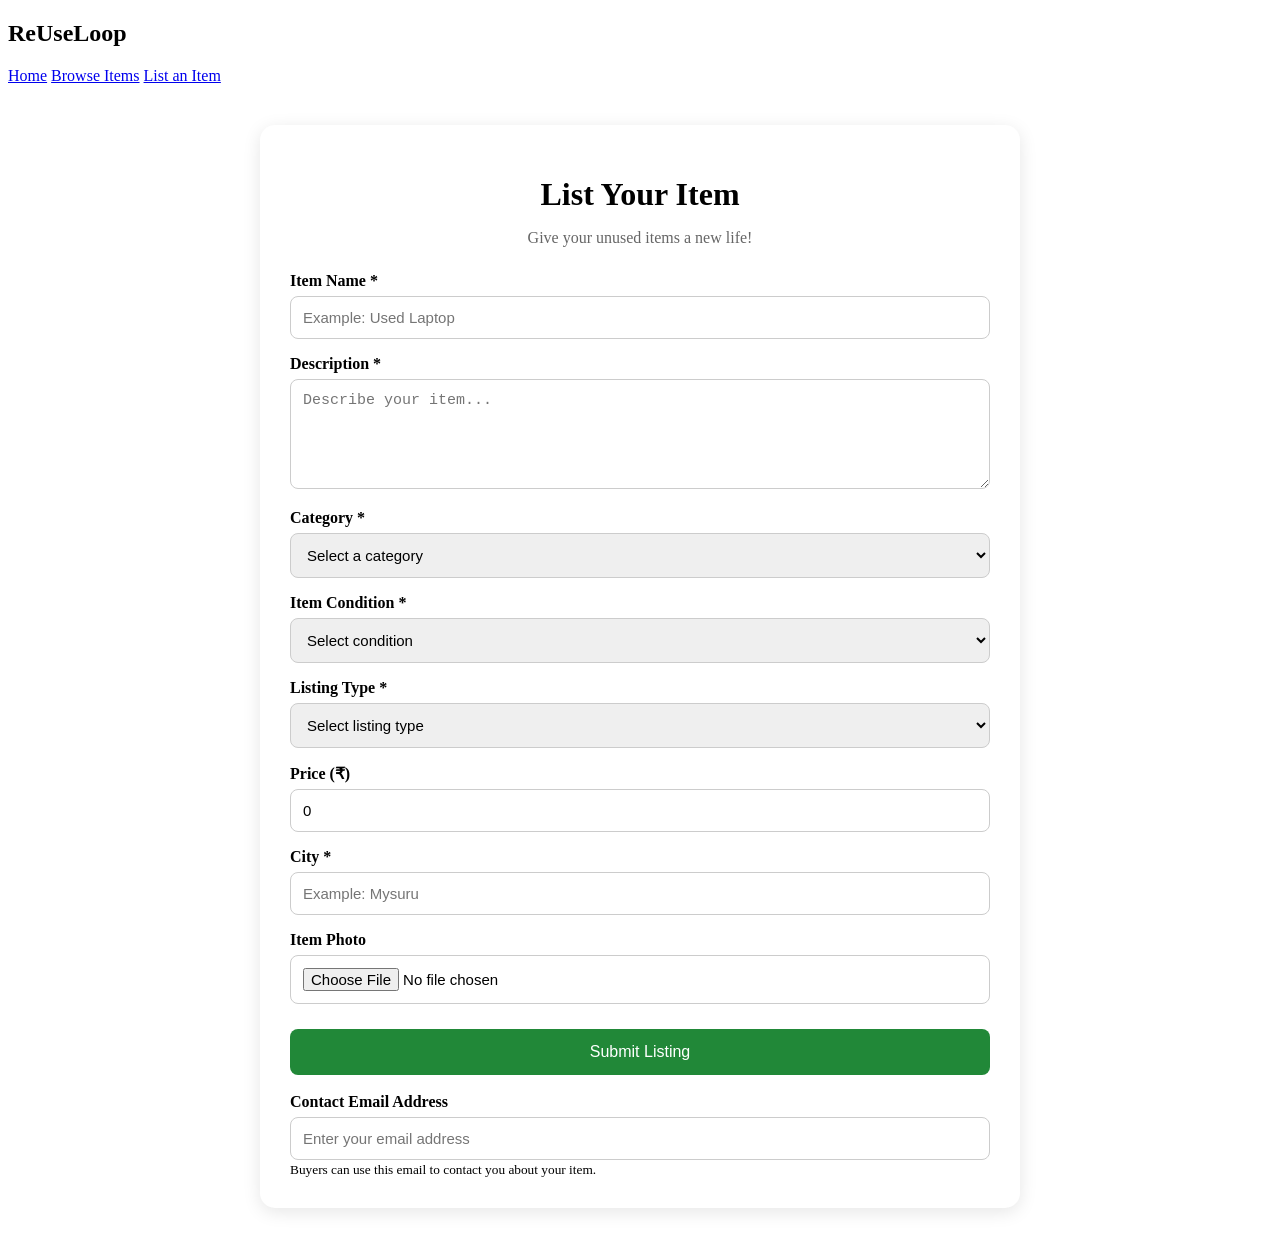
<file: frontend/add-item.html>
<!DOCTYPE html>
<html lang="en">
<head>
    <meta charset="UTF-8">
    <meta name="viewport" content="width=device-width, initial-scale=1.0">

    <title>List an Item | ReUseLoop</title>

    <link rel="stylesheet" href="css/style.css">

    <style>
        .listing-container {
            max-width: 700px;
            margin: 40px auto;
            padding: 30px;
            background: white;
            border-radius: 15px;
            box-shadow: 0 4px 18px rgba(0, 0, 0, 0.1);
        }

        .listing-container h1 {
            text-align: center;
            margin-bottom: 10px;
        }

        .listing-container .subtitle {
            text-align: center;
            color: #666;
            margin-bottom: 25px;
        }

        .listing-form label {
            display: block;
            margin-top: 16px;
            margin-bottom: 6px;
            font-weight: 600;
        }

        .listing-form input,
        .listing-form textarea,
        .listing-form select {
            width: 100%;
            padding: 12px;
            border: 1px solid #ccc;
            border-radius: 8px;
            box-sizing: border-box;
            font-size: 15px;
        }

        .listing-form textarea {
            min-height: 110px;
            resize: vertical;
        }

        .listing-form button {
            width: 100%;
            margin-top: 25px;
            padding: 14px;
            background: #218838;
            color: white;
            border: none;
            border-radius: 8px;
            font-size: 16px;
            cursor: pointer;
        }

        .listing-form button:hover {
            background: #17692b;
        }

        #photo-preview {
            display: none;
            width: 100%;
            max-height: 250px;
            object-fit: contain;
            margin-top: 12px;
            border-radius: 8px;
            background: #f5f5f5;
        }

        #form-message {
            margin-top: 18px;
            text-align: center;
            overflow-wrap: anywhere;
        }
    </style>
</head>

<body>

    <header>
        <h2>ReUseLoop</h2>

        <nav>
            <a href="index.html">Home</a>
            <a href="pages/browse.html">Browse Items</a>
            <a href="add-item.html">List an Item</a>
        </nav>
    </header>

    <main class="listing-container">

        <h1>List Your Item</h1>

        <p class="subtitle">
            Give your unused items a new life!
        </p>

        <form id="add-item-form" class="listing-form">

            <label for="title">Item Name *</label>
            <input
                type="text"
                id="title"
                name="title"
                placeholder="Example: Used Laptop"
                required
            >

            <label for="description">Description *</label>
            <textarea
                id="description"
                name="description"
                placeholder="Describe your item..."
                required
            ></textarea>

            <label for="category_id">Category *</label>
            <select id="category_id" name="category_id" required>
                <option value="">Select a category</option>
                <option value="1">Electronics</option>
                <option value="2">Books</option>
                <option value="3">Clothing</option>
                <option value="4">Furniture</option>
                <option value="5">Home Appliances</option>
                <option value="6">Sports</option>
                <option value="7">Other</option>
            </select>

            <label for="item_condition">Item Condition *</label>
            <select id="item_condition" name="item_condition" required>
                <option value="">Select condition</option>
                <option value="New">New</option>
                <option value="Like New">Like New</option>
                <option value="Good">Good</option>
                <option value="Fair">Fair</option>
            </select>

            <label for="listing_type">Listing Type *</label>
            <select id="listing_type" name="listing_type" required>
                <option value="">Select listing type</option>
                <option value="Sale">For Sale</option>
                <option value="Exchange">Exchange</option>
                <option value="Donation">Donation</option>
            </select>

            <label for="price">Price (₹)</label>
            <input
                type="number"
                id="price"
                name="price"
                min="0"
                step="0.01"
                value="0"
            >

            <label for="city">City *</label>
            <input
                type="text"
                id="city"
                name="city"
                placeholder="Example: Mysuru"
                required
            >

            <label for="photo">Item Photo</label>
            <input
                type="file"
                id="photo"
                name="photo"
                accept="image/*"
            >

            <img id="photo-preview" alt="Selected item photo preview">

            <button type="submit" id="submit-item">
                Submit Listing
            </button>

            <p id="form-message" role="status"></p>

            <div class="form-group">
    <label for="contact_email">Contact Email Address</label>

    <input
        type="email"
        id="contact_email"
        name="contact_email"
        placeholder="Enter your email address"
        required
    >

    <small>
        Buyers can use this email to contact you about your item.
    </small>
</div>

        </form>
    </main>

    <script src="js/add-item.js"></script>

</body>
</html>
</file>
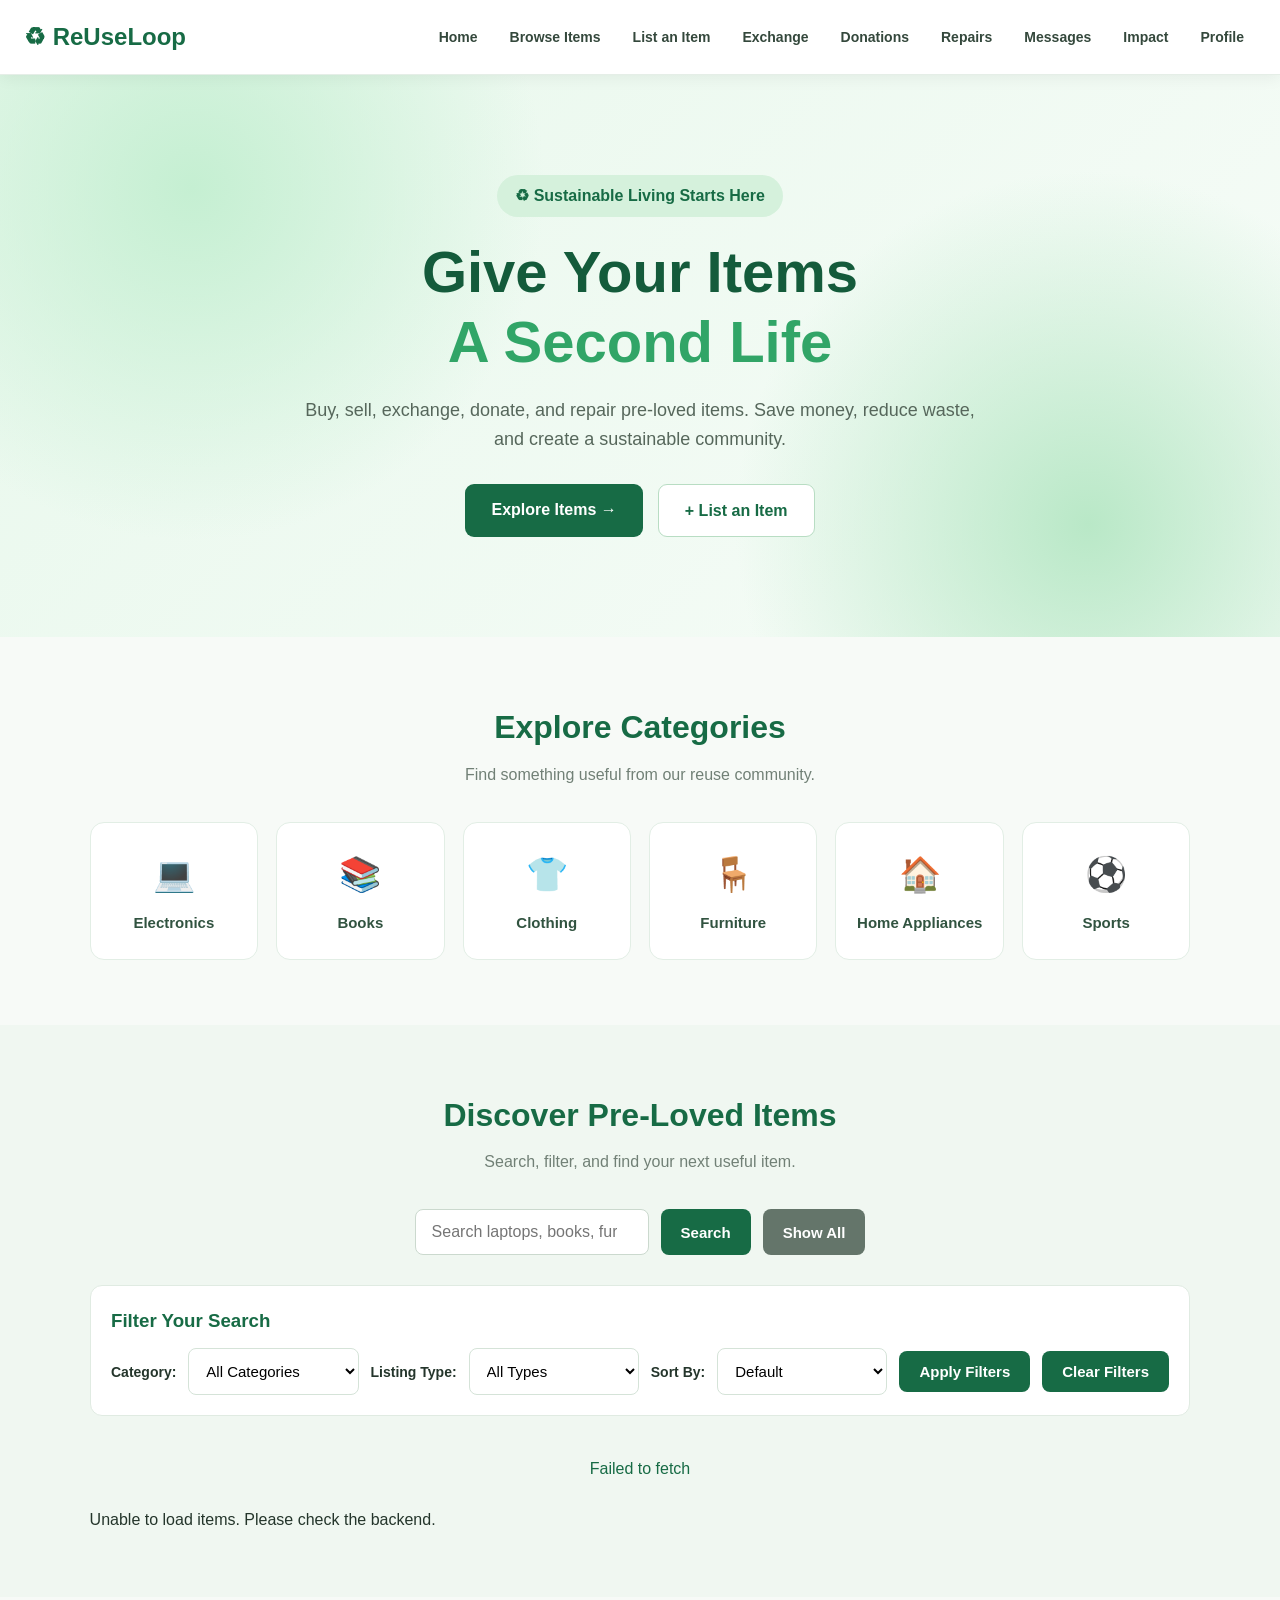
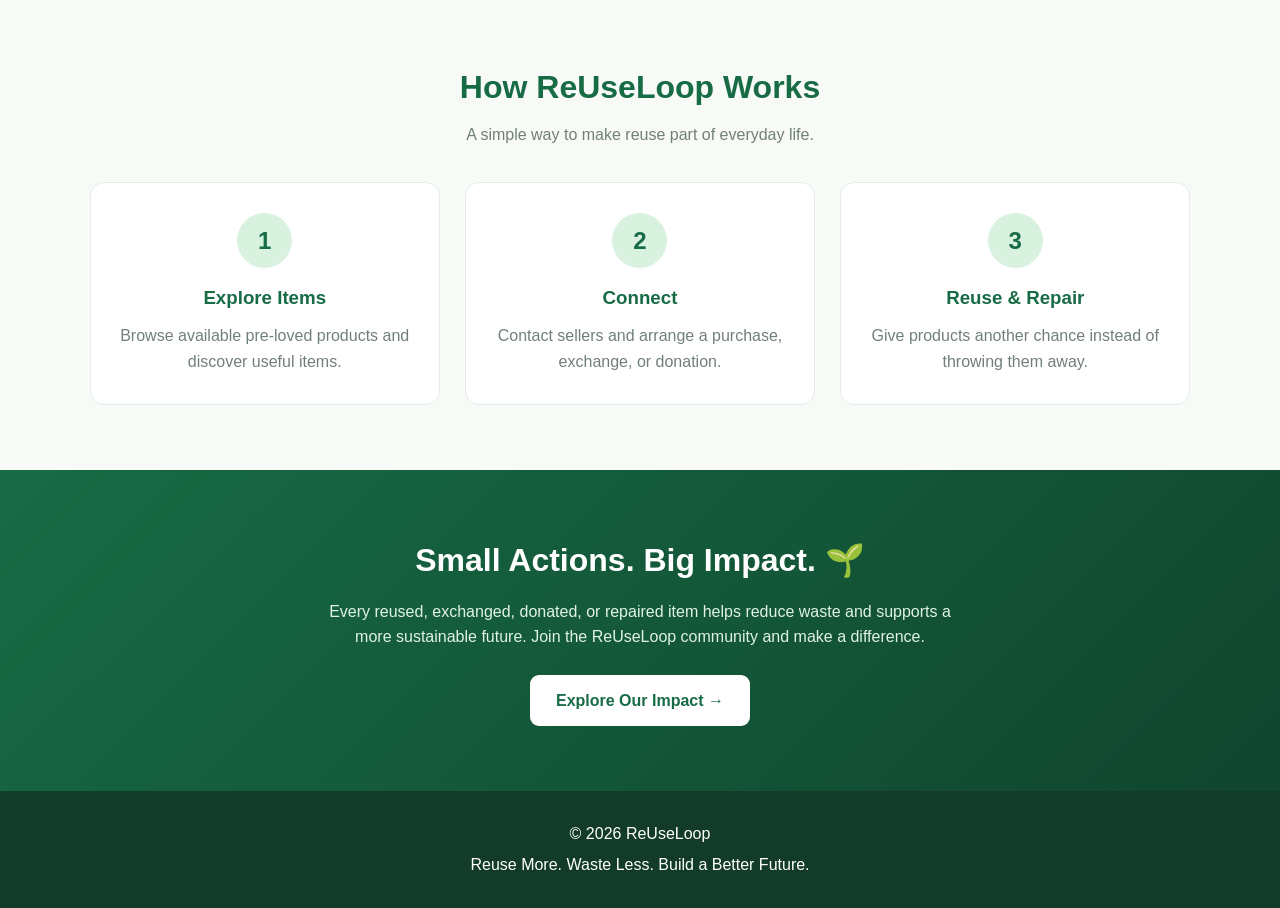
<file: frontend/index_backup.html>
<!DOCTYPE html>
<html lang="en">
<head>
    <meta charset="UTF-8">
    <meta name="viewport" content="width=device-width, initial-scale=1.0">

    <title>ReUseLoop | Give Items a Second Life</title>

    <link rel="stylesheet" href="css/style.css">

    <style>
        * {
            margin: 0;
            padding: 0;
            box-sizing: border-box;
        }

        html {
            scroll-behavior: smooth;
        }

        body {
            font-family: 'Segoe UI', Arial, sans-serif;
            background: #f7faf7;
            color: #24352b;
            line-height: 1.6;
        }

        /* NAVIGATION */
        #site-header {
            background: #ffffff;
            position: sticky;
            top: 0;
            z-index: 1000;
            box-shadow: 0 3px 15px rgba(0,0,0,0.06);
        }

        /* HERO */
        .hero {
            min-height: 510px;
            padding: 100px 8%;
            display: flex;
            align-items: center;
            justify-content: center;
            text-align: center;
            background:
                radial-gradient(circle at 15% 20%, #c5efd2 0, transparent 30%),
                radial-gradient(circle at 85% 80%, #b9e8c7 0, transparent 30%),
                linear-gradient(135deg, #e8f8ec, #f7fcf8);
            overflow: hidden;
        }

        .hero-content {
            max-width: 850px;
            animation: fadeUp 1s ease;
        }

        .hero-tag {
            display: inline-block;
            padding: 8px 18px;
            background: #d5f1dc;
            color: #176b45;
            border-radius: 30px;
            font-weight: 600;
            margin-bottom: 20px;
        }

        .hero h1 {
            font-size: clamp(36px, 5vw, 58px);
            line-height: 1.2;
            color: #145b3b;
            margin-bottom: 20px;
        }

        .hero h1 span {
            color: #31a567;
        }

        .hero p {
            font-size: 18px;
            color: #56675b;
            max-width: 680px;
            margin: 0 auto 30px;
        }

        .hero-buttons {
            display: flex;
            justify-content: center;
            flex-wrap: wrap;
            gap: 15px;
        }

        .btn {
            display: inline-block;
            padding: 13px 26px;
            border-radius: 9px;
            text-decoration: none;
            font-weight: 600;
            transition: 0.3s;
        }

        .btn-primary {
            background: #176b45;
            color: white;
        }

        .btn-primary:hover {
            background: #105333;
            transform: translateY(-3px);
        }

        .btn-secondary {
            background: white;
            color: #176b45;
            border: 1px solid #b8ddc3;
        }

        .btn-secondary:hover {
            background: #e5f6e9;
            transform: translateY(-3px);
        }

        @keyframes fadeUp {
            from {
                opacity: 0;
                transform: translateY(25px);
            }
            to {
                opacity: 1;
                transform: translateY(0);
            }
        }

        /* GENERAL SECTIONS */
        .section {
            padding: 65px 7%;
        }

        .section-heading {
            text-align: center;
            margin-bottom: 35px;
        }

        .section-heading h2 {
            font-size: 32px;
            color: #176b45;
            margin-bottom: 8px;
        }

        .section-heading p {
            color: #718076;
        }

        /* CATEGORIES */
        .categories {
            display: grid;
            grid-template-columns: repeat(auto-fit, minmax(135px, 1fr));
            gap: 18px;
        }

        .category-card {
            background: white;
            border: 1px solid #e2eee5;
            border-radius: 14px;
            padding: 24px 12px;
            text-align: center;
            text-decoration: none;
            color: #315340;
            transition: 0.3s;
        }

        .category-card:hover {
            transform: translateY(-7px);
            box-shadow: 0 8px 22px rgba(0,0,0,0.08);
            border-color: #8bcba0;
        }

        .category-icon {
            font-size: 34px;
            display: block;
            margin-bottom: 9px;
        }

        .category-card h3 {
            font-size: 15px;
        }

        /* LISTINGS */
        .listings {
            background: #f0f7f1;
        }

        .search-form {
            max-width: 1100px;
            margin: auto;
        }

        .search-row {
            display: flex;
            gap: 12px;
            margin-bottom: 20px;
        }

        .search-row input {
            flex: 1;
            min-width: 0;
        }

        input, select {
            padding: 13px;
            border: 1px solid #d5e3d8;
            border-radius: 8px;
            font-size: 15px;
            background: white;
        }

        button {
            padding: 12px 20px;
            border: none;
            border-radius: 8px;
            background: #176b45;
            color: white;
            cursor: pointer;
            font-weight: 600;
            transition: 0.2s;
        }

        button:hover {
            background: #105333;
        }

        .filter-section {
            background: white;
            padding: 20px;
            border-radius: 12px;
            border: 1px solid #e0ebe2;
            display: flex;
            align-items: center;
            flex-wrap: wrap;
            gap: 12px;
            margin-bottom: 25px;
        }

        .filter-section h3 {
            width: 100%;
            color: #176b45;
        }

        .filter-section label {
            font-weight: 600;
            font-size: 14px;
        }

        .filter-section select {
            flex: 1;
            min-width: 130px;
        }

        #search-message {
            text-align: center;
            margin: 15px 0;
            color: #176b45;
        }

        #items-container {
            display: grid;
            grid-template-columns: repeat(auto-fit, minmax(240px, 1fr));
            gap: 22px;
            margin-top: 25px;
        }

        .item-card {
            background: white;
            padding: 23px;
            border-radius: 13px;
            box-shadow: 0 4px 15px rgba(0,0,0,0.05);
            border: 1px solid #e1eae2;
            transition: 0.3s;
        }

        .item-card:hover {
            transform: translateY(-5px);
            box-shadow: 0 8px 22px rgba(0,0,0,0.10);
        }

        .item-card h3 {
            color: #176b45;
            margin-bottom: 12px;
        }

        .item-card p {
            margin: 7px 0;
            overflow-wrap: anywhere;
        }

        /* HOW IT WORKS */
        .steps {
            display: grid;
            grid-template-columns: repeat(auto-fit, minmax(220px, 1fr));
            gap: 25px;
        }

        .step-card {
            text-align: center;
            background: white;
            padding: 30px 20px;
            border-radius: 14px;
            border: 1px solid #e3eee5;
            transition: 0.3s;
        }

        .step-card:hover {
            transform: translateY(-5px);
        }

        .step-number {
            width: 55px;
            height: 55px;
            display: grid;
            place-items: center;
            margin: 0 auto 15px;
            background: #d9f2e0;
            color: #176b45;
            border-radius: 50%;
            font-size: 24px;
            font-weight: bold;
        }

        .step-card h3 {
            color: #176b45;
            margin-bottom: 10px;
        }

        .step-card p {
            color: #718076;
        }

        /* IMPACT */
        .impact {
            background: linear-gradient(135deg, #176b45, #10452e);
            color: white;
            text-align: center;
        }

        .impact h2 {
            font-size: 32px;
            margin-bottom: 12px;
        }

        .impact p {
            max-width: 650px;
            margin: 0 auto 25px;
            color: #e0f3e5;
        }

        .impact a {
            background: white;
            color: #176b45;
        }

        /* FOOTER */
        footer {
            background: #123b29;
            color: white;
            text-align: center;
            padding: 25px;
        }

        footer p {
            margin: 5px;
        }

        /* RESPONSIVE */
        @media (max-width: 650px) {
            .hero {
                padding: 70px 6%;
            }

            .section {
                padding: 45px 5%;
            }

            .search-row {
                flex-direction: column;
            }

            .filter-section {
                align-items: stretch;
            }

            .filter-section select,
            .filter-section button {
                width: 100%;
            }
        }
    </style>
</head>

<body>

    <header id="site-header"></header>

    <main>

        <!-- HERO SECTION -->
        <section class="hero" id="home">
            <div class="hero-content">

                <div class="hero-tag">
                    ♻ Sustainable Living Starts Here
                </div>

                <h1>
                    Give Your Items <br>
                    <span>A Second Life</span>
                </h1>

                <p>
                    Buy, sell, exchange, donate, and repair pre-loved items.
                    Save money, reduce waste, and create a sustainable community.
                </p>

                <div class="hero-buttons">
                    <a href="#listings" class="btn btn-primary">
                        Explore Items →
                    </a>

                    <a href="add-item.html" class="btn btn-secondary">
                        + List an Item
                    </a>
                </div>

            </div>
        </section>

        <!-- CATEGORIES -->
        <section class="section">

            <div class="section-heading">
                <h2>Explore Categories</h2>
                <p>Find something useful from our reuse community.</p>
            </div>

            <div class="categories">

                <a href="#listings" class="category-card">
                    <span class="category-icon">💻</span>
                    <h3>Electronics</h3>
                </a>

                <a href="#listings" class="category-card">
                    <span class="category-icon">📚</span>
                    <h3>Books</h3>
                </a>

                <a href="#listings" class="category-card">
                    <span class="category-icon">👕</span>
                    <h3>Clothing</h3>
                </a>

                <a href="#listings" class="category-card">
                    <span class="category-icon">🪑</span>
                    <h3>Furniture</h3>
                </a>

                <a href="#listings" class="category-card">
                    <span class="category-icon">🏠</span>
                    <h3>Home Appliances</h3>
                </a>

                <a href="#listings" class="category-card">
                    <span class="category-icon">⚽</span>
                    <h3>Sports</h3>
                </a>

            </div>
        </section>

        <!-- AVAILABLE ITEMS -->
        <section class="section listings" id="listings">

            <div class="section-heading">
                <h2>Discover Pre-Loved Items</h2>
                <p>Search, filter, and find your next useful item.</p>
            </div>

            <form id="search-form" class="search-form">

                <div class="search-row">

                    <input
                        type="search"
                        id="search-input"
                        placeholder="Search laptops, books, furniture..."
                        aria-label="Search items"
                    >

                    <button type="submit">Search</button>

                    <button type="button" id="reset-search">
                        Show All
                    </button>

                </div>

                <div class="filter-section">

                    <h3>Filter Your Search</h3>

                    <label for="category-filter">Category:</label>

                    <select id="category-filter">
                        <option value="">All Categories</option>
                        <option value="1">Electronics</option>
                        <option value="2">Books</option>
                        <option value="3">Clothing</option>
                        <option value="4">Furniture</option>
                        <option value="5">Home Appliances</option>
                        <option value="6">Sports</option>
                        <option value="7">Other</option>
                    </select>

                    <label for="type-filter">Listing Type:</label>

                    <select id="type-filter">
                        <option value="">All Types</option>
                        <option value="Sale">For Sale</option>
                        <option value="Exchange">Exchange</option>
                        <option value="Donation">Donation</option>
                    </select>

                    <label for="sort-filter">Sort By:</label>

                    <select id="sort-filter">
                        <option value="default">Default</option>
                        <option value="price-low">Price: Low to High</option>
                        <option value="price-high">Price: High to Low</option>
                        <option value="title">Name: A to Z</option>
                    </select>

                    <button type="button" id="apply-filters">
                        Apply Filters
                    </button>

                    <button type="button" id="clear-filters">
                        Clear Filters
                    </button>

                </div>

            </form>

            <div id="search-message" aria-live="polite"></div>

            <div id="items-container">
                Loading items...
            </div>

        </section>

        <!-- HOW IT WORKS -->
        <section class="section">

            <div class="section-heading">
                <h2>How ReUseLoop Works</h2>
                <p>A simple way to make reuse part of everyday life.</p>
            </div>

            <div class="steps">

                <div class="step-card">
                    <div class="step-number">1</div>
                    <h3>Explore Items</h3>
                    <p>Browse available pre-loved products and discover useful items.</p>
                </div>

                <div class="step-card">
                    <div class="step-number">2</div>
                    <h3>Connect</h3>
                    <p>Contact sellers and arrange a purchase, exchange, or donation.</p>
                </div>

                <div class="step-card">
                    <div class="step-number">3</div>
                    <h3>Reuse & Repair</h3>
                    <p>Give products another chance instead of throwing them away.</p>
                </div>

            </div>

        </section>

        <!-- SUSTAINABILITY IMPACT -->
        <section class="section impact">

            <h2>Small Actions. Big Impact. 🌱</h2>

            <p>
                Every reused, exchanged, donated, or repaired item helps
                reduce waste and supports a more sustainable future.
                Join the ReUseLoop community and make a difference.
            </p>

            <a href="pages/impact.html" class="btn">
                Explore Our Impact →
            </a>

        </section>

    </main>

    <footer>
        <p>© 2026 ReUseLoop</p>
        <p>Reuse More. Waste Less. Build a Better Future.</p>
    </footer>

    <script src="js/app.js"></script>
    <script src="js/navigation.js"></script>

</body>
</html>
</file>
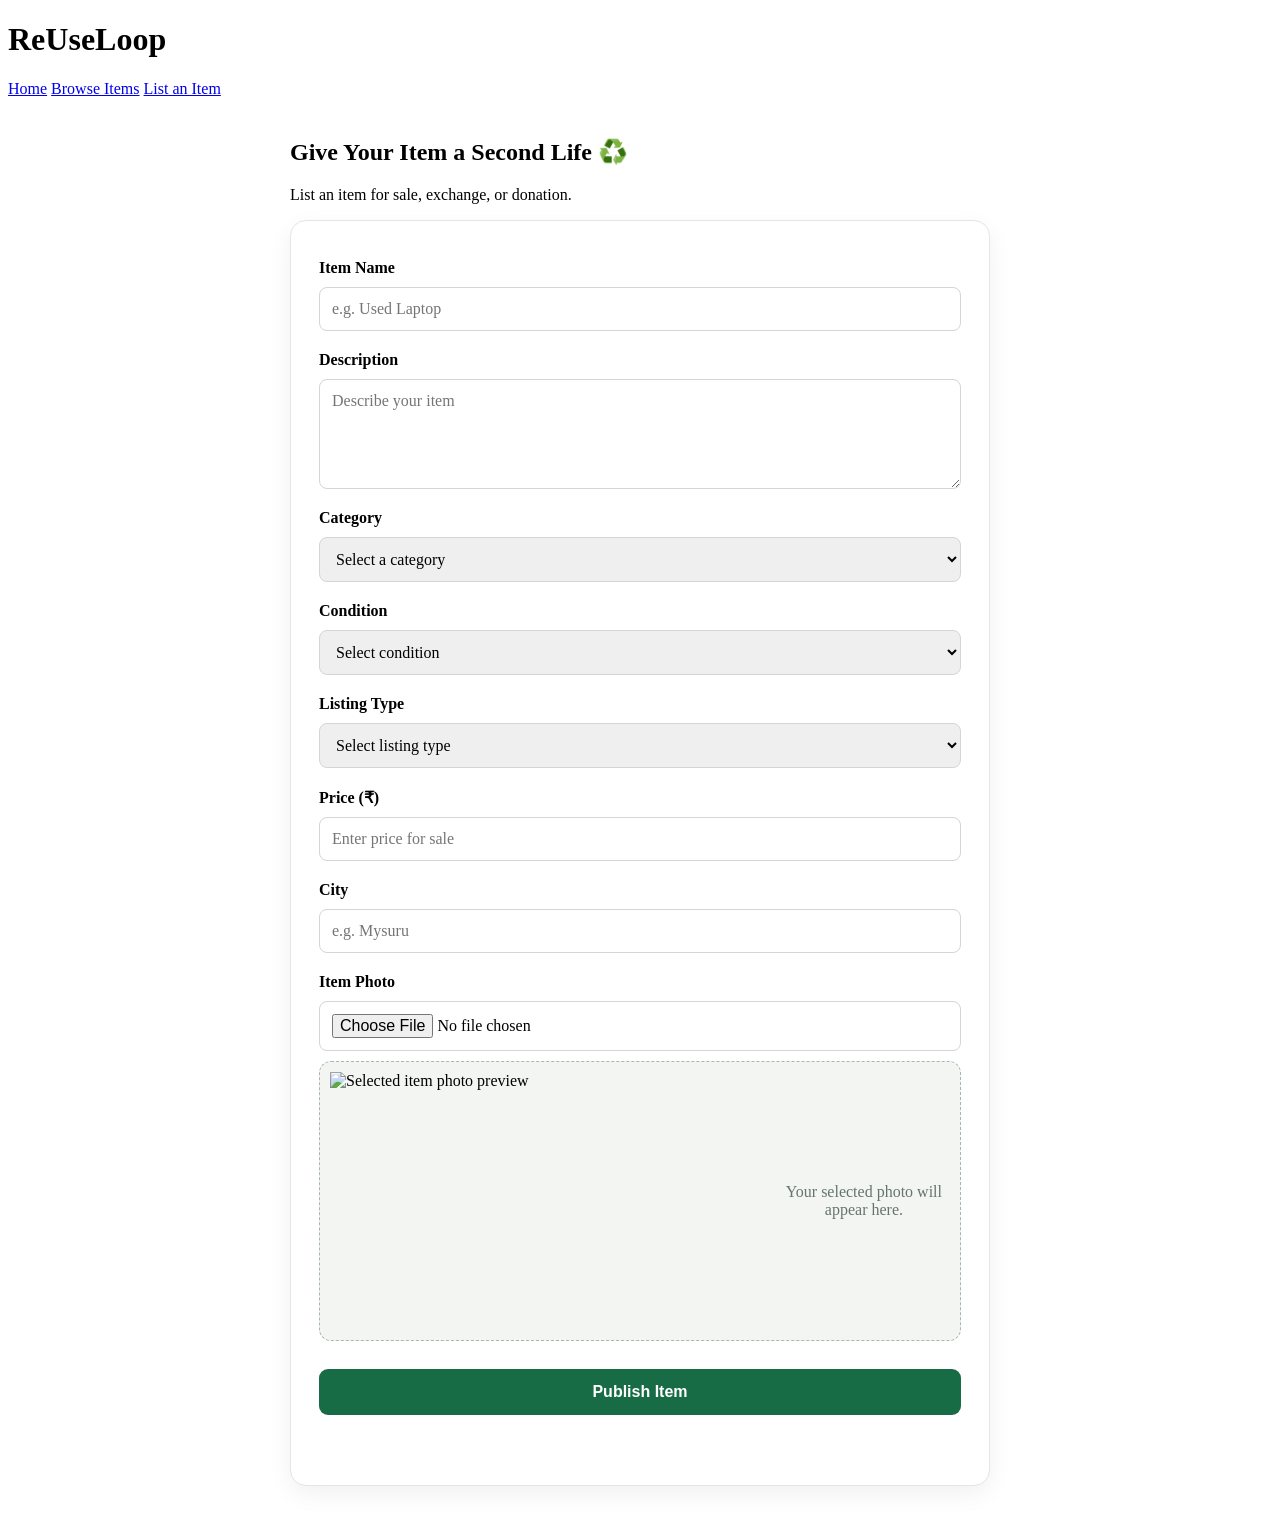
<file: frontend/pages/add-item.html>
<!DOCTYPE html>
<html lang="en">
<head>
    <meta charset="UTF-8">
    <meta name="viewport" content="width=device-width, initial-scale=1.0">

    <title>List an Item | ReUseLoop</title>

    <link rel="stylesheet" href="../css/style.css">
</head>

<body>

<header class="site-header">
    <h1>ReUseLoop</h1>

    <nav>
        <a href="../index.html">Home</a>
        <a href="browse.html">Browse Items</a>
        <a href="../add-item.html">List an Item</a>
    </nav>
</header>

<main class="add-item-page">

    <h2>Give Your Item a Second Life ♻️</h2>

    <p>List an item for sale, exchange, or donation.</p>

    <form id="add-item-form" class="add-item-form">

        <label for="title">Item Name</label>
        <input
            type="text"
            id="title"
            name="title"
            placeholder="e.g. Used Laptop"
            required
        >

        <label for="description">Description</label>
        <textarea
            id="description"
            name="description"
            placeholder="Describe your item"
            required
        ></textarea>

        <label for="category_id">Category</label>
        <select id="category_id" name="category_id" required>
            <option value="">Select a category</option>
            <option value="1">Electronics</option>
            <option value="2">Books</option>
            <option value="3">Clothing</option>
            <option value="4">Furniture</option>
            <option value="5">Home Appliances</option>
            <option value="6">Sports</option>
            <option value="7">Other</option>
        </select>

        <label for="item_condition">Condition</label>
        <select id="item_condition" name="item_condition" required>
            <option value="">Select condition</option>
            <option value="New">New</option>
            <option value="Like New">Like New</option>
            <option value="Good">Good</option>
            <option value="Fair">Fair</option>
        </select>

        <label for="listing_type">Listing Type</label>
        <select id="listing_type" name="listing_type" required>
            <option value="">Select listing type</option>
            <option value="Sale">Sale</option>
            <option value="Exchange">Exchange</option>
            <option value="Donation">Donation</option>
        </select>

        <label for="price">Price (₹)</label>
        <input
            type="number"
            id="price"
            name="price"
            min="0"
            step="0.01"
            placeholder="Enter price for sale"
        >

        <label for="city">City</label>
        <input
            type="text"
            id="city"
            name="city"
            placeholder="e.g. Mysuru"
            required
        >

        <label for="photo">Item Photo</label>

        <input
            type="file"
            id="photo"
            name="photo"
            accept="image/jpeg,image/png,image/webp"
        >

        <div class="photo-preview-box">
            <img
                id="photo-preview"
                alt="Selected item photo preview"
                hidden
            >

            <p id="photo-placeholder">
                Your selected photo will appear here.
            </p>
        </div>

        <button type="submit" id="submit-item">
            Publish Item
        </button>

        <p id="form-message" role="status"></p>

    </form>

</main>

<script src="../js/add-item.js"></script>

</body>
</html>
</file>
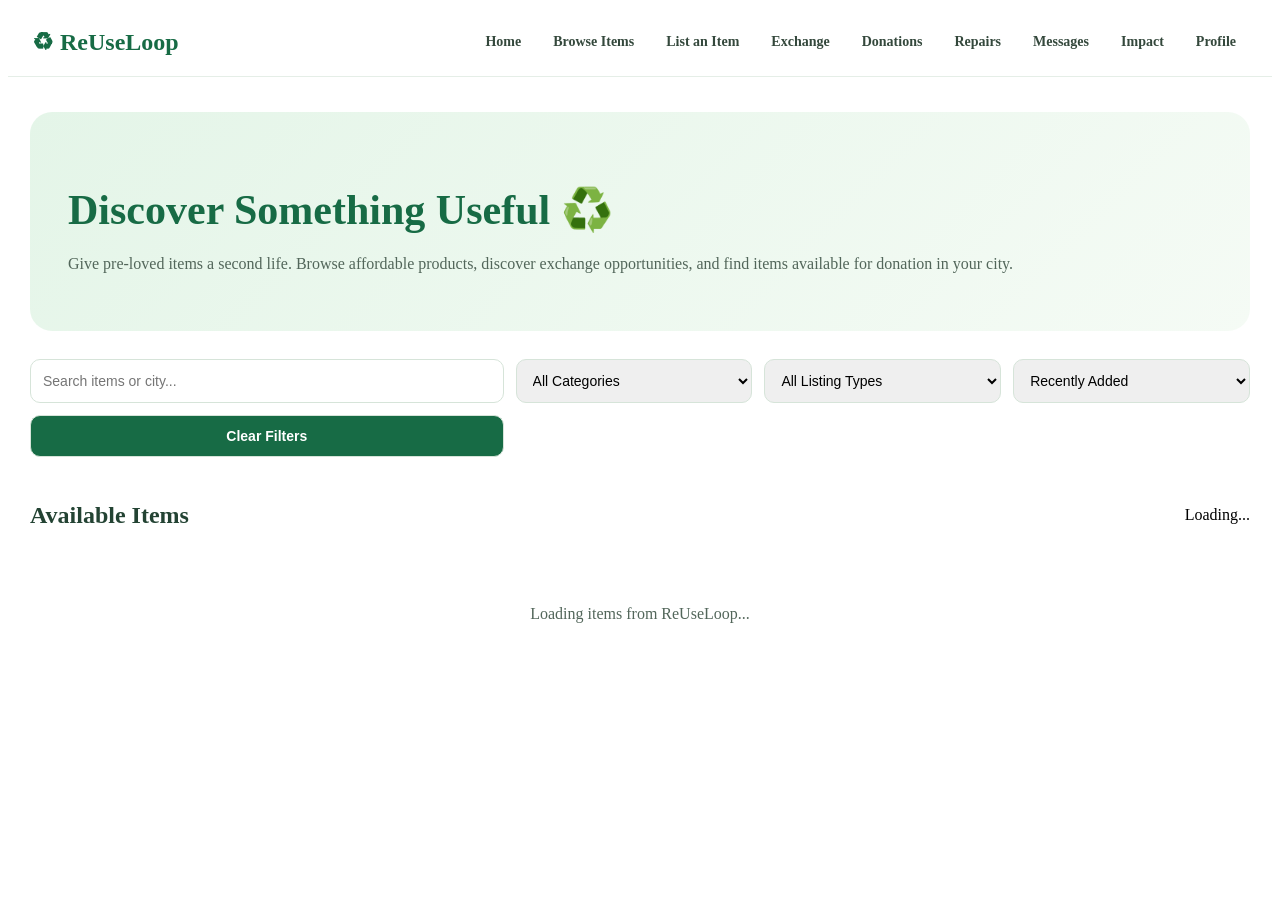
<file: frontend/pages/browse_backup.html>
<!DOCTYPE html>
<html lang="en">
<head>
    <meta charset="UTF-8">
    <meta name="viewport" content="width=device-width, initial-scale=1.0">

    <title>Browse Items | ReUseLoop</title>

    <link rel="stylesheet" href="../css/style.css">

    <style>
        .browse-page {
            max-width: 1250px;
            margin: 35px auto;
            padding: 0 22px;
        }

        .browse-hero {
            padding: 38px;
            border-radius: 22px;
            background: linear-gradient(135deg, #e4f5e8, #f5fbf5);
            margin-bottom: 28px;
        }

        .browse-hero h1 {
            color: #176b45;
            font-size: clamp(28px, 4vw, 42px);
            margin-bottom: 10px;
        }

        .browse-hero p {
            color: #52665a;
            line-height: 1.7;
        }

        .browse-tools {
            display: grid;
            grid-template-columns: 2fr 1fr 1fr 1fr;
            gap: 12px;
            margin-bottom: 25px;
        }

        .browse-tools input,
        .browse-tools select,
        .browse-tools button {
            width: 100%;
            padding: 12px;
            border: 1px solid #d6e4d9;
            border-radius: 10px;
            font-size: 14px;
        }

        .browse-tools button {
            background: #176b45;
            color: white;
            cursor: pointer;
            font-weight: 700;
        }

        .browse-tools button:hover {
            background: #105335;
        }

        .browse-summary {
            display: flex;
            justify-content: space-between;
            align-items: center;
            gap: 12px;
            margin-bottom: 18px;
        }

        .browse-summary h2 {
            color: #234333;
        }

        .item-grid {
            display: grid;
            grid-template-columns: repeat(3, minmax(0, 1fr));
            gap: 22px;
        }

        .browse-card {
            padding: 22px;
            border: 1px solid #e0eae2;
            border-radius: 17px;
            background: white;
            box-shadow: 0 5px 18px rgba(24, 65, 40, 0.06);
            transition: transform 0.2s, box-shadow 0.2s;
        }

        .browse-card:hover {
            transform: translateY(-5px);
            box-shadow: 0 10px 25px rgba(24, 65, 40, 0.12);
        }

        .browse-item-image {
            display: block;
            width: 100%;
            height: 190px;
            object-fit: contain;
            background: #f5f8f5;
            border-radius: 12px;
            margin-bottom: 12px;
        }

        .browse-card h3 {
            color: #176b45;
            margin: 14px 0 10px;
        }

        .browse-card p {
            color: #5c6b61;
            line-height: 1.6;
            overflow-wrap: anywhere;
        }

        .item-tag {
            display: inline-block;
            padding: 6px 10px;
            margin: 4px 4px 4px 0;
            border-radius: 20px;
            background: #e8f5ec;
            color: #176b45;
            font-size: 12px;
            font-weight: 700;
        }

        .item-price {
            margin: 15px 0;
            font-size: 20px;
            font-weight: 800;
            color: #234333;
        }

        .view-item-button {
            display: block;
            margin-top: 16px;
            padding: 11px;
            text-align: center;
            border-radius: 9px;
            background: #176b45;
            color: white;
            text-decoration: none;
            font-weight: 700;
        }

        .view-item-button:hover {
            background: #105335;
        }

        .browse-message {
            padding: 22px;
            color: #52665a;
            text-align: center;
            grid-column: 1 / -1;
        }

        @media (max-width: 900px) {
            .item-grid {
                grid-template-columns: repeat(2, minmax(0, 1fr));
            }

            .browse-tools {
                grid-template-columns: repeat(2, minmax(0, 1fr));
            }
        }

        @media (max-width: 600px) {
            .item-grid,
            .browse-tools {
                grid-template-columns: 1fr;
            }

            .browse-hero {
                padding: 25px;
            }
        }
    </style>
</head>

<body>

    <header id="site-header"></header>

    <main class="browse-page">

        <section class="browse-hero">
            <h1>Discover Something Useful ♻️</h1>

            <p>
                Give pre-loved items a second life. Browse affordable products,
                discover exchange opportunities, and find items available
                for donation in your city.
            </p>
        </section>

        <section class="browse-tools">

            <input
                type="search"
                id="browse-search"
                placeholder="Search items or city..."
                aria-label="Search items or city"
            >

            <select id="browse-category" aria-label="Filter by category">
                <option value="">All Categories</option>
                <option value="1">Electronics</option>
                <option value="2">Books</option>
                <option value="3">Clothing</option>
                <option value="4">Furniture</option>
                <option value="5">Home Appliances</option>
                <option value="6">Sports</option>
                <option value="7">Other</option>
            </select>

            <select id="browse-type" aria-label="Filter by listing type">
                <option value="">All Listing Types</option>
                <option value="Sale">For Sale</option>
                <option value="Exchange">Exchange</option>
                <option value="Donation">Donation</option>
            </select>

            <select id="browse-sort" aria-label="Sort items">
                <option value="default">Recently Added</option>
                <option value="price-low">Price: Low to High</option>
                <option value="price-high">Price: High to Low</option>
                <option value="title">Name: A to Z</option>
            </select>

            <button type="button" id="browse-reset">
                Clear Filters
            </button>

        </section>

        <section>
            <div class="browse-summary">
                <h2>Available Items</h2>
                <span id="browse-count">Loading...</span>
            </div>

            <div id="browse-items" class="item-grid">
                <p class="browse-message">Loading items from ReUseLoop...</p>
            </div>
        </section>

    </main>

    <script src="../js/navigation.js"></script>
    <script src="../js/browse.js"></script>

</body>
</html>
</file>
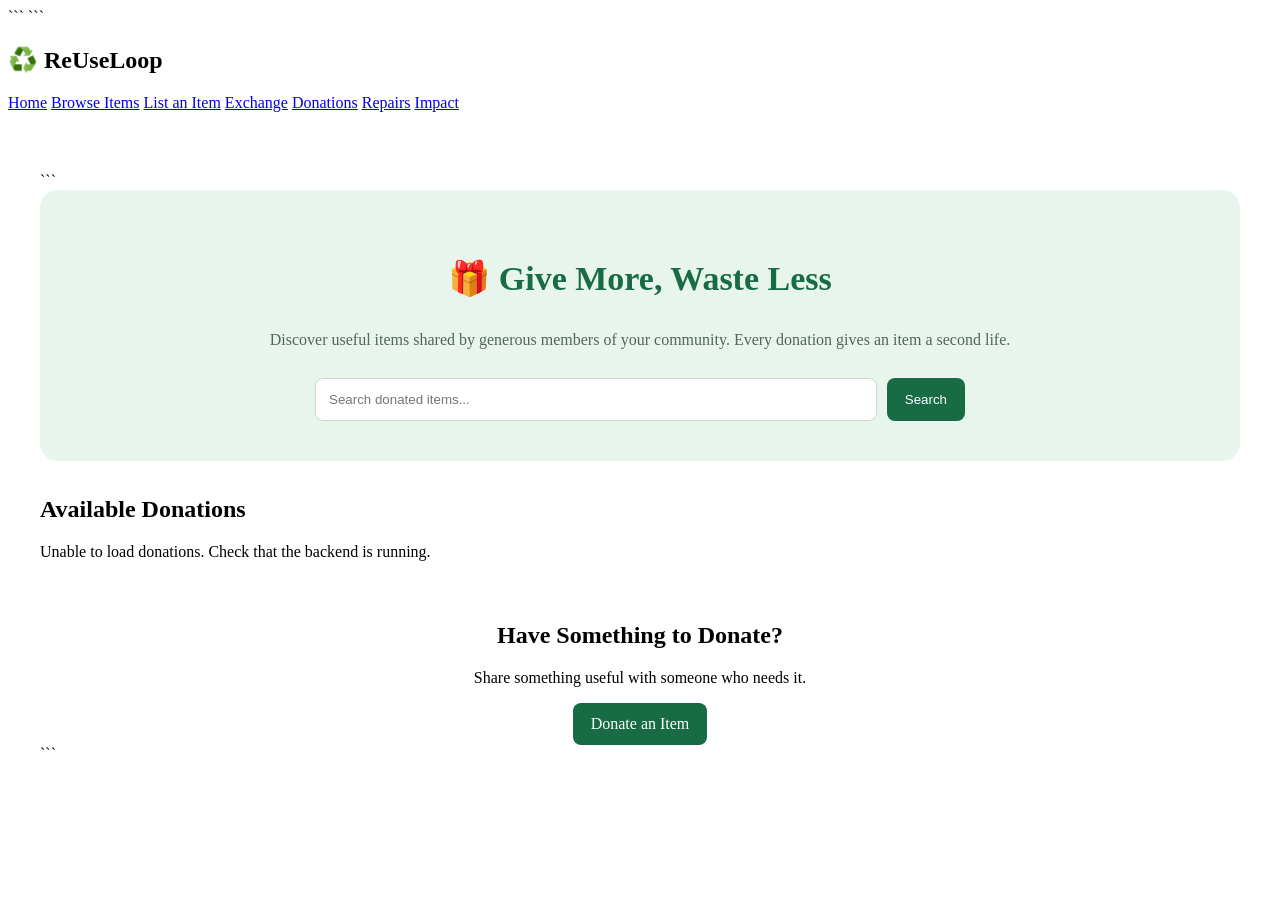
<file: frontend/pages/donations.html>
<!DOCTYPE html>

<html lang="en">
<head>
    <meta charset="UTF-8">
    <meta name="viewport" content="width=device-width, initial-scale=1.0">
    <title>Donations | ReUseLoop</title>
    <link rel="stylesheet" href="../css/style.css">

```
<style>
    .donations-page {
        max-width: 1200px;
        margin: 40px auto;
        padding: 20px;
    }

    .donations-hero {
        padding: 40px 20px;
        text-align: center;
        background: #e8f5ec;
        border-radius: 18px;
        margin-bottom: 35px;
    }

    .donations-hero h1 {
        color: #176b45;
        font-size: 34px;
    }

    .donations-hero p {
        color: #53665a;
        line-height: 1.7;
    }

    .donations-search {
        display: flex;
        justify-content: center;
        gap: 10px;
        max-width: 650px;
        margin: 25px auto 0;
    }

    .donations-search input {
        flex: 1;
        min-width: 0;
        padding: 13px;
        border: 1px solid #cbd9ce;
        border-radius: 8px;
    }

    .donations-search button,
    .donation-button {
        padding: 12px 18px;
        border: none;
        border-radius: 8px;
        background: #176b45;
        color: white;
        text-decoration: none;
        cursor: pointer;
        display: inline-block;
    }

    .donations-grid {
        display: grid;
        grid-template-columns: repeat(auto-fit, minmax(240px, 1fr));
        gap: 24px;
    }

    .donation-card {
        padding: 20px;
        background: white;
        border: 1px solid #e1e7e2;
        border-radius: 14px;
        box-shadow: 0 4px 12px rgba(0, 0, 0, 0.05);
        display: flex;
        flex-direction: column;
        overflow: hidden;
    }

    .donation-card img {
        width: 100%;
        height: 200px;
        object-fit: contain;
        background: #f3f5f3;
        border-radius: 10px;
        margin-bottom: 15px;
    }

    .donation-card h3 {
        color: #176b45;
    }

    .donation-card p {
        line-height: 1.6;
        color: #555;
        overflow-wrap: anywhere;
    }

    .donation-label {
        display: inline-block;
        align-self: flex-start;
        padding: 6px 12px;
        margin-bottom: 10px;
        background: #e4f5e9;
        color: #176b45;
        border-radius: 20px;
        font-size: 13px;
    }

    .donation-card .donation-button {
        margin-top: auto;
        text-align: center;
    }

    @media (max-width: 600px) {
        .donations-search {
            flex-direction: column;
        }

        .donations-hero h1 {
            font-size: 27px;
        }
    }
</style>
```

</head>

<body>

<header class="site-header">
    <h2>♻️ ReUseLoop</h2>
    <nav>
        <a href="../index.html">Home</a>
        <a href="browse.html">Browse Items</a>
        <a href="../add-item.html">List an Item</a>
        <a href="exchange.html">Exchange</a>
        <a href="donations.html">Donations</a>
        <a href="repairs.html">Repairs</a>
        <a href="impact.html">Impact</a>
    </nav>
</header>

<main class="donations-page">

```
<section class="donations-hero">
    <h1>🎁 Give More, Waste Less</h1>
    <p>
        Discover useful items shared by generous members of your
        community. Every donation gives an item a second life.
    </p>

    <form id="donations-search-form" class="donations-search">
        <input
            type="search"
            id="donations-search-input"
            placeholder="Search donated items..."
            aria-label="Search donations"
        >
        <button type="submit">Search</button>
    </form>
</section>

<section>
    <h2>Available Donations</h2>

    <p id="donations-message" role="status">
        Loading donations...
    </p>

    <div id="donations-container" class="donations-grid"></div>
</section>

<section style="margin-top: 45px; text-align: center;">
    <h2>Have Something to Donate?</h2>
    <p>Share something useful with someone who needs it.</p>
    <a href="../add-item.html" class="donation-button">
        Donate an Item
    </a>
</section>
```

</main>

<script src="../js/donations.js"></script>

</body>
</html>
</file>
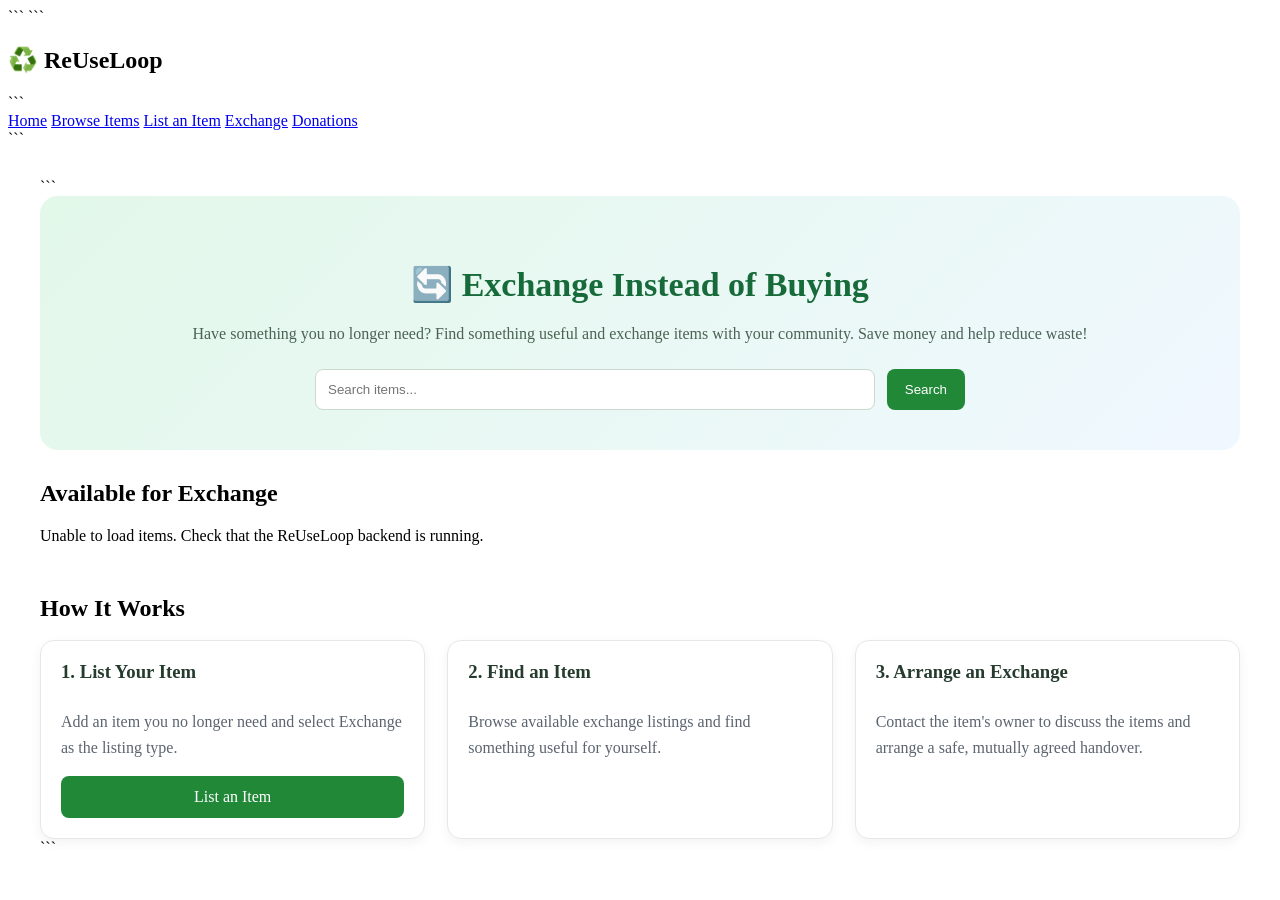
<file: frontend/pages/exchange.html>
<!DOCTYPE html>

<html lang="en">
<head>
    <meta charset="UTF-8">
    <meta name="viewport" content="width=device-width, initial-scale=1.0">

```
<title>Item Exchange | ReUseLoop</title>

<link rel="stylesheet" href="../css/style.css">

<style>
    .exchange-page {
        max-width: 1200px;
        margin: 0 auto;
        padding: 30px 20px;
    }

    .exchange-hero {
        padding: 40px 25px;
        border-radius: 18px;
        background: linear-gradient(135deg, #e2f8e9, #f0f8ff);
        text-align: center;
        margin-bottom: 30px;
    }

    .exchange-hero h1 {
        font-size: 34px;
        color: #176b3a;
        margin-bottom: 12px;
    }

    .exchange-hero p {
        color: #4b6254;
        line-height: 1.7;
    }

    .exchange-search {
        display: flex;
        gap: 12px;
        max-width: 650px;
        margin: 22px auto 0;
    }

    .exchange-search input,
    .exchange-search select {
        min-width: 0;
        flex: 1;
        padding: 12px;
        border: 1px solid #c9d9ce;
        border-radius: 8px;
        background: white;
    }

    .exchange-search button,
    .exchange-button {
        padding: 12px 18px;
        border: none;
        border-radius: 8px;
        background: #218838;
        color: white;
        cursor: pointer;
        text-decoration: none;
        display: inline-block;
    }

    .exchange-search button:hover,
    .exchange-button:hover {
        background: #17692b;
    }

    .exchange-section-title {
        margin: 30px 0 18px;
    }

    .exchange-grid {
        display: grid;
        grid-template-columns: repeat(auto-fit, minmax(240px, 1fr));
        gap: 22px;
    }

    .exchange-card {
        background: white;
        border: 1px solid #e5e7eb;
        border-radius: 14px;
        padding: 20px;
        box-shadow: 0 4px 12px rgba(0, 0, 0, 0.05);
        display: flex;
        flex-direction: column;
    }

    .exchange-card h3 {
        margin: 0 0 10px;
        color: #243b2d;
    }

    .exchange-card p {
        color: #5b6470;
        line-height: 1.6;
        overflow-wrap: anywhere;
    }

    .exchange-badge {
        display: inline-block;
        align-self: flex-start;
        background: #e2f8e9;
        color: #176b3a;
        padding: 5px 10px;
        border-radius: 20px;
        font-size: 13px;
        margin-bottom: 12px;
    }

    .exchange-card .exchange-button {
        text-align: center;
        margin-top: auto;
    }

    #exchange-message {
        margin: 20px 0;
    }

    @media (max-width: 600px) {
        .exchange-search {
            flex-direction: column;
        }

        .exchange-hero h1 {
            font-size: 27px;
        }
    }
</style>
```

</head>

<body>

<header class="site-header">
    <h2>♻️ ReUseLoop</h2>

```
<nav>
    <a href="../index.html">Home</a>
    <a href="browse.html">Browse Items</a>
    <a href="../add-item.html">List an Item</a>
    <a href="exchange.html">Exchange</a>
    <a href="donations.html">Donations</a>
</nav>
```

</header>

<main class="exchange-page">

```
<section class="exchange-hero">
    <h1>🔄 Exchange Instead of Buying</h1>

    <p>
        Have something you no longer need?
        Find something useful and exchange items with your community.
        Save money and help reduce waste!
    </p>

    <form id="exchange-search-form" class="exchange-search">
        <input
            type="search"
            id="exchange-search-input"
            placeholder="Search items..."
            aria-label="Search exchange items"
        >

        <button type="submit">Search</button>
    </form>
</section>

<section>
    <h2 class="exchange-section-title">Available for Exchange</h2>

    <p id="exchange-message" role="status">
        Loading exchange items...
    </p>

    <div id="exchange-items-container" class="exchange-grid"></div>
</section>

<section>
    <h2 class="exchange-section-title">How It Works</h2>

    <div class="exchange-grid">
        <article class="exchange-card">
            <h3>1. List Your Item</h3>
            <p>
                Add an item you no longer need and select Exchange
                as the listing type.
            </p>
            <a href="../add-item.html" class="exchange-button">
                List an Item
            </a>
        </article>

        <article class="exchange-card">
            <h3>2. Find an Item</h3>
            <p>
                Browse available exchange listings and find something
                useful for yourself.
            </p>
        </article>

        <article class="exchange-card">
            <h3>3. Arrange an Exchange</h3>
            <p>
                Contact the item's owner to discuss the items and
                arrange a safe, mutually agreed handover.
            </p>
        </article>
    </div>
</section>
```

</main>

<script src="../js/exchange.js"></script>

</body>
</html>
</file>
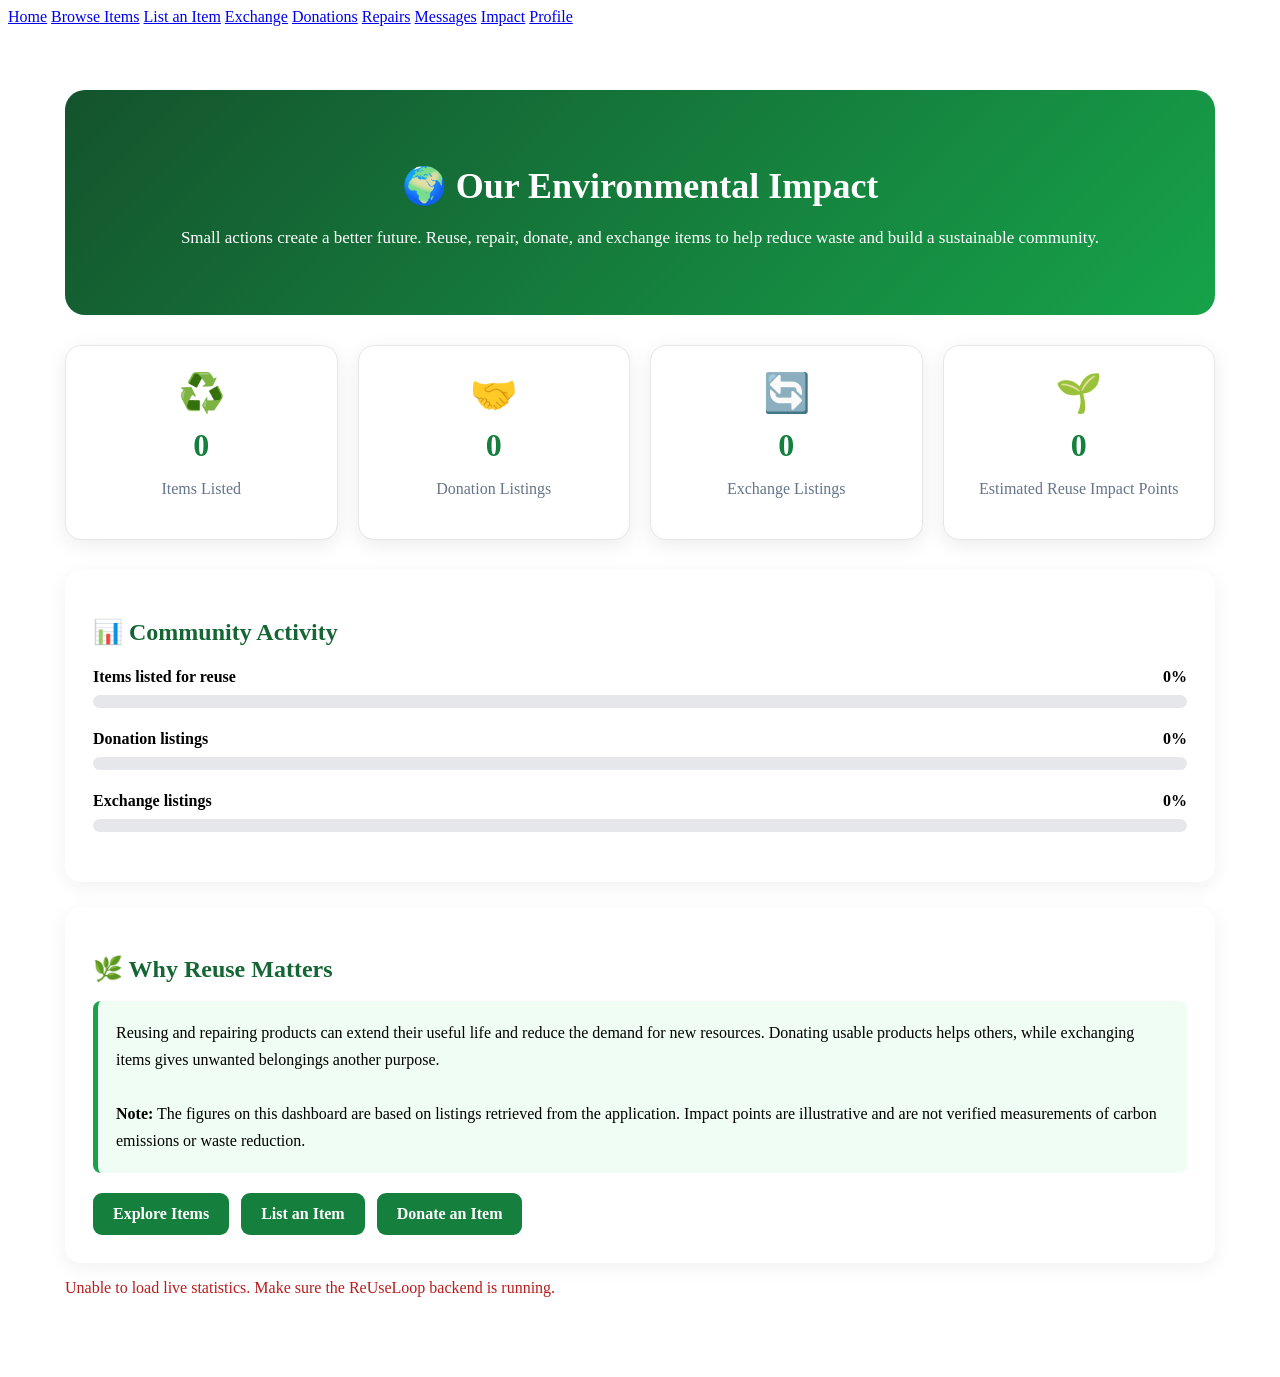
<file: frontend/pages/impact.html>
<!DOCTYPE html>
<html lang="en">
<head>
    <meta charset="UTF-8">
    <meta name="viewport" content="width=device-width, initial-scale=1.0">
    <title>Impact Dashboard | ReUseLoop</title>
    <link rel="stylesheet" href="../css/style.css">

    <style>
        .impact-page {
            max-width: 1150px;
            margin: 40px auto;
            padding: 24px;
        }

        .impact-hero {
            background: linear-gradient(135deg, #14532d, #16a34a);
            color: white;
            padding: 45px 25px;
            border-radius: 20px;
            text-align: center;
            margin-bottom: 30px;
        }

        .impact-hero h1 {
            font-size: 36px;
            margin-bottom: 12px;
        }

        .impact-hero p {
            font-size: 17px;
            line-height: 1.7;
        }

        .impact-stats {
            display: grid;
            grid-template-columns: repeat(auto-fit, minmax(210px, 1fr));
            gap: 20px;
            margin: 30px 0;
        }

        .impact-card {
            background: white;
            padding: 25px;
            border-radius: 16px;
            text-align: center;
            box-shadow: 0 5px 20px rgba(0, 0, 0, 0.08);
            border: 1px solid #e5e7eb;
        }

        .impact-icon {
            font-size: 38px;
            margin-bottom: 12px;
        }

        .impact-card h2 {
            color: #15803d;
            font-size: 32px;
            margin: 10px 0;
        }

        .impact-card p {
            color: #64748b;
        }

        .impact-section {
            background: white;
            padding: 28px;
            margin-top: 25px;
            border-radius: 16px;
            box-shadow: 0 5px 20px rgba(0, 0, 0, 0.06);
        }

        .impact-section h2 {
            margin-bottom: 18px;
            color: #166534;
        }

        .progress-item {
            margin: 22px 0;
        }

        .progress-label {
            display: flex;
            justify-content: space-between;
            gap: 12px;
            margin-bottom: 9px;
            font-weight: 600;
        }

        .progress-track {
            height: 13px;
            background: #e5e7eb;
            border-radius: 20px;
            overflow: hidden;
        }

        .progress-fill {
            height: 100%;
            background: linear-gradient(90deg, #22c55e, #15803d);
            border-radius: 20px;
            transition: width 1s ease;
        }

        .impact-note {
            background: #f0fdf4;
            border-left: 5px solid #16a34a;
            padding: 18px;
            border-radius: 8px;
            line-height: 1.7;
        }

        .impact-actions {
            display: flex;
            flex-wrap: wrap;
            gap: 12px;
            margin-top: 20px;
        }

        .impact-button {
            display: inline-block;
            padding: 12px 20px;
            border-radius: 9px;
            background: #15803d;
            color: white;
            text-decoration: none;
            font-weight: 600;
        }

        .impact-button:hover {
            background: #166534;
        }

        @media (max-width: 600px) {
            .impact-hero h1 {
                font-size: 27px;
            }

            .impact-page {
                padding: 14px;
            }

            .impact-section {
                padding: 20px;
            }
        }
    </style>
</head>

<body>

<header>
    <nav>
        <a href="../index.html">Home</a>
        <a href="browse.html">Browse Items</a>
        <a href="add-item.html">List an Item</a>
        <a href="exchange.html">Exchange</a>
        <a href="donations.html">Donations</a>
        <a href="repairs.html">Repairs</a>
        <a href="messages.html">Messages</a>
        <a href="impact.html">Impact</a>
        <a href="profile.html">Profile</a>
    </nav>
</header>

<main class="impact-page">

    <section class="impact-hero">
        <h1>🌍 Our Environmental Impact</h1>
        <p>
            Small actions create a better future.
            Reuse, repair, donate, and exchange items to help
            reduce waste and build a sustainable community.
        </p>
    </section>

    <section class="impact-stats">
        <article class="impact-card">
            <div class="impact-icon">♻️</div>
            <h2 id="items-reused">0</h2>
            <p>Items Listed</p>
        </article>

        <article class="impact-card">
            <div class="impact-icon">🤝</div>
            <h2 id="donations-count">0</h2>
            <p>Donation Listings</p>
        </article>

        <article class="impact-card">
            <div class="impact-icon">🔄</div>
            <h2 id="exchange-count">0</h2>
            <p>Exchange Listings</p>
        </article>

        <article class="impact-card">
            <div class="impact-icon">🌱</div>
            <h2 id="estimated-impact">0</h2>
            <p>Estimated Reuse Impact Points</p>
        </article>
    </section>

    <section class="impact-section">
        <h2>📊 Community Activity</h2>

        <div class="progress-item">
            <div class="progress-label">
                <span>Items listed for reuse</span>
                <span id="reuse-percentage">0%</span>
            </div>
            <div class="progress-track">
                <div class="progress-fill" id="reuse-progress" style="width: 0%"></div>
            </div>
        </div>

        <div class="progress-item">
            <div class="progress-label">
                <span>Donation listings</span>
                <span id="donation-percentage">0%</span>
            </div>
            <div class="progress-track">
                <div class="progress-fill" id="donation-progress" style="width: 0%"></div>
            </div>
        </div>

        <div class="progress-item">
            <div class="progress-label">
                <span>Exchange listings</span>
                <span id="exchange-percentage">0%</span>
            </div>
            <div class="progress-track">
                <div class="progress-fill" id="exchange-progress" style="width: 0%"></div>
            </div>
        </div>
    </section>

    <section class="impact-section">
        <h2>🌿 Why Reuse Matters</h2>

        <div class="impact-note">
            Reusing and repairing products can extend their useful life
            and reduce the demand for new resources. Donating usable
            products helps others, while exchanging items gives unwanted
            belongings another purpose.
            <br><br>
            <strong>Note:</strong> The figures on this dashboard are based
            on listings retrieved from the application. Impact points are
            illustrative and are not verified measurements of carbon
            emissions or waste reduction.
        </div>

        <div class="impact-actions">
            <a class="impact-button" href="browse.html">Explore Items</a>
            <a class="impact-button" href="add-item.html">List an Item</a>
            <a class="impact-button" href="donations.html">Donate an Item</a>
        </div>
    </section>

    <p id="impact-message" role="status" aria-live="polite"></p>

</main>

<script src="../js/impact.js"></script>

</body>
</html>
</file>
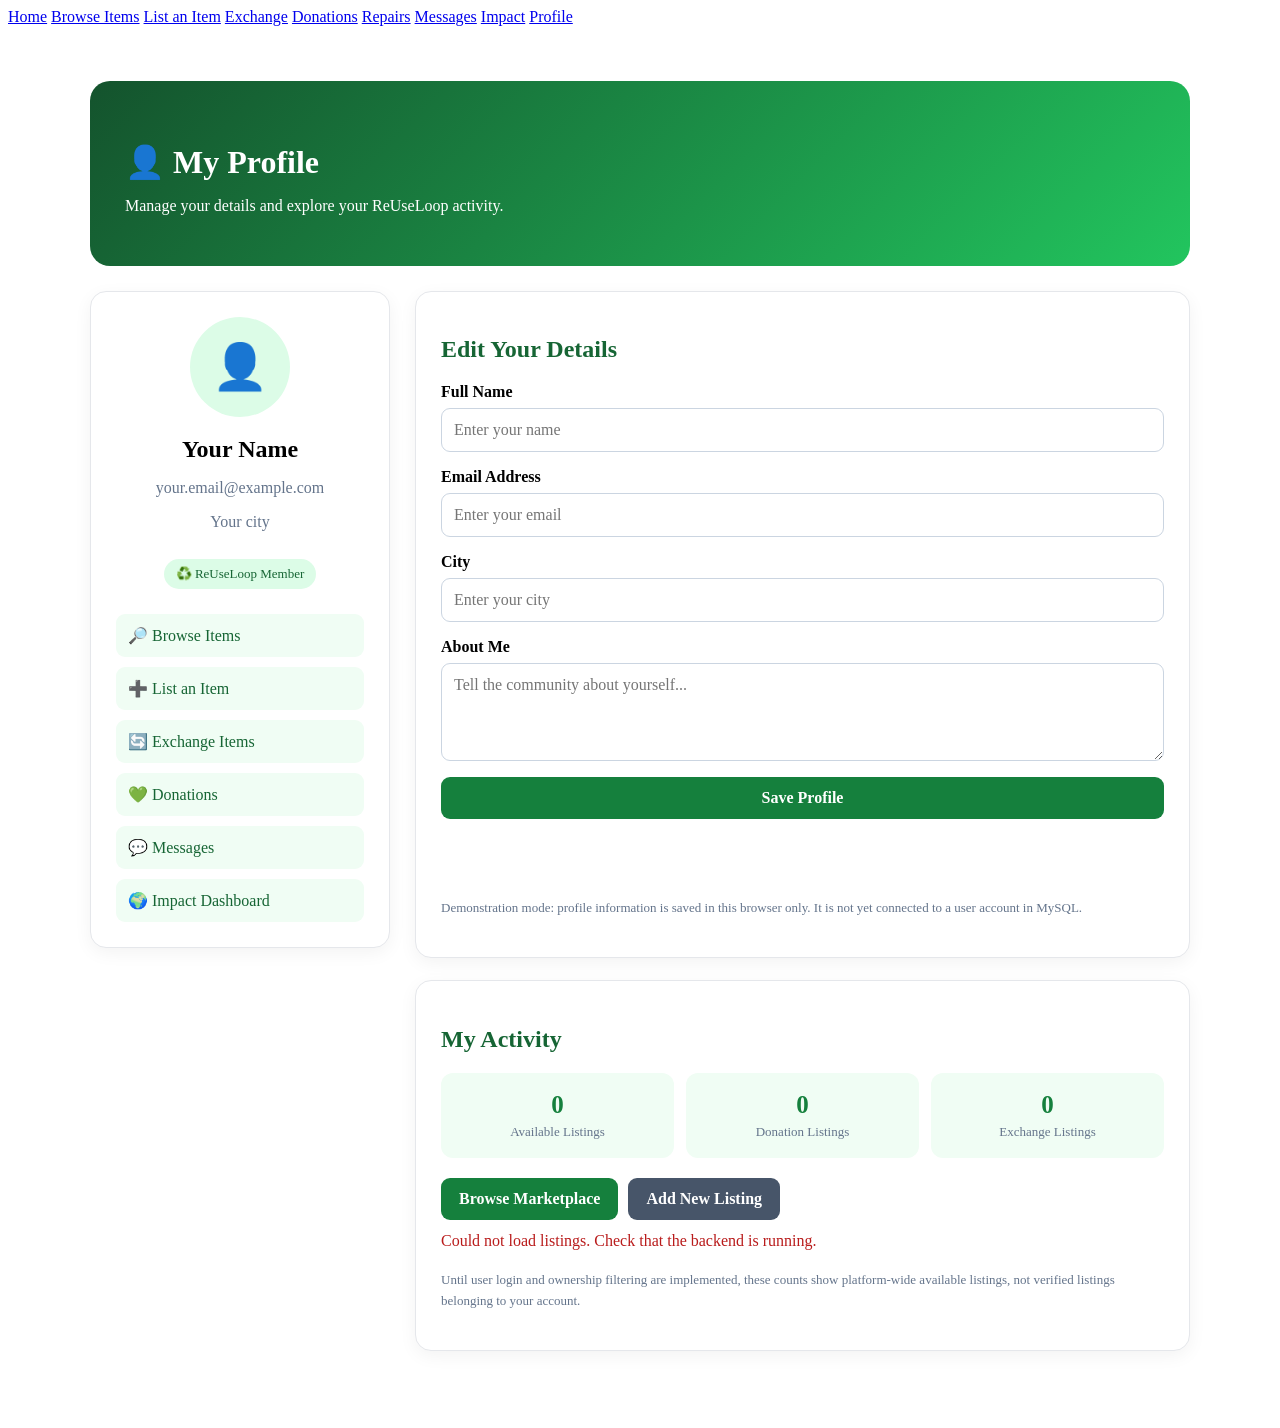
<file: frontend/pages/profile.html>
<!DOCTYPE html>
<html lang="en">
<head>
    <meta charset="UTF-8">
    <meta name="viewport" content="width=device-width, initial-scale=1.0">
    <title>My Profile | ReUseLoop</title>
    <link rel="stylesheet" href="../css/style.css">

    <style>
        .profile-page {
            max-width: 1100px;
            margin: 35px auto;
            padding: 20px;
        }

        .profile-hero {
            padding: 35px;
            border-radius: 20px;
            color: white;
            background: linear-gradient(135deg, #14532d, #22c55e);
            margin-bottom: 25px;
        }

        .profile-hero h1 {
            margin-bottom: 10px;
            font-size: 32px;
        }

        .profile-layout {
            display: grid;
            grid-template-columns: 300px minmax(0, 1fr);
            gap: 25px;
            align-items: start;
        }

        .profile-card,
        .profile-form-card,
        .activity-card {
            background: white;
            border: 1px solid #e5e7eb;
            border-radius: 16px;
            padding: 25px;
            box-shadow: 0 5px 18px rgba(0, 0, 0, 0.05);
            margin-bottom: 22px;
        }

        .profile-avatar {
            width: 100px;
            height: 100px;
            display: grid;
            place-items: center;
            border-radius: 50%;
            background: #dcfce7;
            color: #166534;
            font-size: 45px;
            margin: 0 auto 18px;
        }

        .profile-summary {
            text-align: center;
        }

        .profile-summary h2 {
            margin-bottom: 8px;
            overflow-wrap: anywhere;
        }

        .profile-summary p {
            color: #64748b;
            overflow-wrap: anywhere;
        }

        .profile-badge {
            display: inline-block;
            padding: 7px 12px;
            margin-top: 12px;
            border-radius: 20px;
            background: #dcfce7;
            color: #166534;
            font-size: 13px;
        }

        .profile-links {
            display: grid;
            gap: 10px;
            margin-top: 25px;
        }

        .profile-links a {
            display: block;
            padding: 12px;
            border-radius: 9px;
            text-decoration: none;
            color: #166534;
            background: #f0fdf4;
        }

        .profile-links a:hover {
            background: #dcfce7;
        }

        .profile-form-card h2,
        .activity-card h2 {
            margin-bottom: 20px;
            color: #166534;
        }

        .profile-form {
            display: grid;
            gap: 16px;
        }

        .profile-field {
            display: grid;
            gap: 7px;
        }

        .profile-field label {
            font-weight: 600;
        }

        .profile-field input,
        .profile-field textarea {
            width: 100%;
            box-sizing: border-box;
            padding: 12px;
            border: 1px solid #cbd5e1;
            border-radius: 9px;
            font: inherit;
        }

        .profile-field input:focus,
        .profile-field textarea:focus {
            outline: 2px solid #86efac;
            border-color: #16a34a;
        }

        .profile-button {
            border: none;
            padding: 12px 18px;
            border-radius: 9px;
            background: #15803d;
            color: white;
            font: inherit;
            font-weight: 600;
            cursor: pointer;
            text-decoration: none;
            display: inline-block;
            text-align: center;
        }

        .profile-button:hover {
            background: #166534;
        }

        .profile-button.secondary {
            background: #475569;
        }

        .profile-button.danger {
            background: #b91c1c;
        }

        .profile-stats {
            display: grid;
            grid-template-columns: repeat(3, minmax(0, 1fr));
            gap: 12px;
            margin-bottom: 20px;
        }

        .profile-stat {
            padding: 18px 10px;
            text-align: center;
            border-radius: 12px;
            background: #f0fdf4;
        }

        .profile-stat strong {
            display: block;
            font-size: 25px;
            color: #15803d;
        }

        .profile-stat span {
            display: block;
            margin-top: 5px;
            color: #64748b;
            font-size: 13px;
        }

        .profile-message {
            min-height: 22px;
            margin-top: 12px;
        }

        .profile-note {
            color: #64748b;
            font-size: 13px;
            line-height: 1.6;
        }

        .activity-links {
            display: flex;
            flex-wrap: wrap;
            gap: 10px;
        }

        @media (max-width: 750px) {
            .profile-layout {
                grid-template-columns: 1fr;
            }

            .profile-stats {
                grid-template-columns: 1fr;
            }

            .profile-hero {
                padding: 25px;
            }

            .profile-hero h1 {
                font-size: 26px;
            }
        }
    </style>
</head>

<body>

<header>
    <nav>
        <a href="../index.html">Home</a>
        <a href="browse.html">Browse Items</a>
        <a href="add-item.html">List an Item</a>
        <a href="exchange.html">Exchange</a>
        <a href="donations.html">Donations</a>
        <a href="repairs.html">Repairs</a>
        <a href="messages.html">Messages</a>
        <a href="impact.html">Impact</a>
        <a href="profile.html">Profile</a>
    </nav>
</header>

<main class="profile-page">

    <section class="profile-hero">
        <h1>👤 My Profile</h1>
        <p>Manage your details and explore your ReUseLoop activity.</p>
    </section>

    <div class="profile-layout">

        <aside>
            <section class="profile-card">
                <div class="profile-summary">
                    <div class="profile-avatar">👤</div>
                    <h2 id="summary-name">Your Name</h2>
                    <p id="summary-email">your.email@example.com</p>
                    <p id="summary-city">Your city</p>
                    <span class="profile-badge">♻️ ReUseLoop Member</span>
                </div>

                <div class="profile-links">
                    <a href="browse.html">🔎 Browse Items</a>
                    <a href="add-item.html">➕ List an Item</a>
                    <a href="exchange.html">🔄 Exchange Items</a>
                    <a href="donations.html">💚 Donations</a>
                    <a href="messages.html">💬 Messages</a>
                    <a href="impact.html">🌍 Impact Dashboard</a>
                </div>
            </section>
        </aside>

        <div>

            <section class="profile-form-card">
                <h2>Edit Your Details</h2>

                <form id="profile-form" class="profile-form">

                    <div class="profile-field">
                        <label for="profile-name">Full Name</label>
                        <input
                            type="text"
                            id="profile-name"
                            maxlength="100"
                            placeholder="Enter your name"
                            required
                        >
                    </div>

                    <div class="profile-field">
                        <label for="profile-email">Email Address</label>
                        <input
                            type="email"
                            id="profile-email"
                            maxlength="254"
                            placeholder="Enter your email"
                            required
                        >
                    </div>

                    <div class="profile-field">
                        <label for="profile-city">City</label>
                        <input
                            type="text"
                            id="profile-city"
                            maxlength="100"
                            placeholder="Enter your city"
                        >
                    </div>

                    <div class="profile-field">
                        <label for="profile-bio">About Me</label>
                        <textarea
                            id="profile-bio"
                            rows="4"
                            maxlength="500"
                            placeholder="Tell the community about yourself..."
                        ></textarea>
                    </div>

                    <button class="profile-button" type="submit">
                        Save Profile
                    </button>

                    <p
                        id="profile-message"
                        class="profile-message"
                        role="status"
                        aria-live="polite"
                    ></p>

                </form>

                <p class="profile-note">
                    Demonstration mode: profile information is saved in
                    this browser only. It is not yet connected to a user
                    account in MySQL.
                </p>
            </section>

            <section class="activity-card">
                <h2>My Activity</h2>

                <div class="profile-stats">
                    <div class="profile-stat">
                        <strong id="stat-listings">0</strong>
                        <span>Available Listings</span>
                    </div>

                    <div class="profile-stat">
                        <strong id="stat-donations">0</strong>
                        <span>Donation Listings</span>
                    </div>

                    <div class="profile-stat">
                        <strong id="stat-exchanges">0</strong>
                        <span>Exchange Listings</span>
                    </div>
                </div>

                <div class="activity-links">
                    <a class="profile-button" href="browse.html">
                        Browse Marketplace
                    </a>

                    <a class="profile-button secondary" href="add-item.html">
                        Add New Listing
                    </a>
                </div>

                <p id="activity-message" class="profile-message"></p>

                <p class="profile-note">
                    Until user login and ownership filtering are implemented,
                    these counts show platform-wide available listings,
                    not verified listings belonging to your account.
                </p>
            </section>

        </div>

    </div>

</main>

<script src="../js/profile.js"></script>

</body>
</html>
</file>
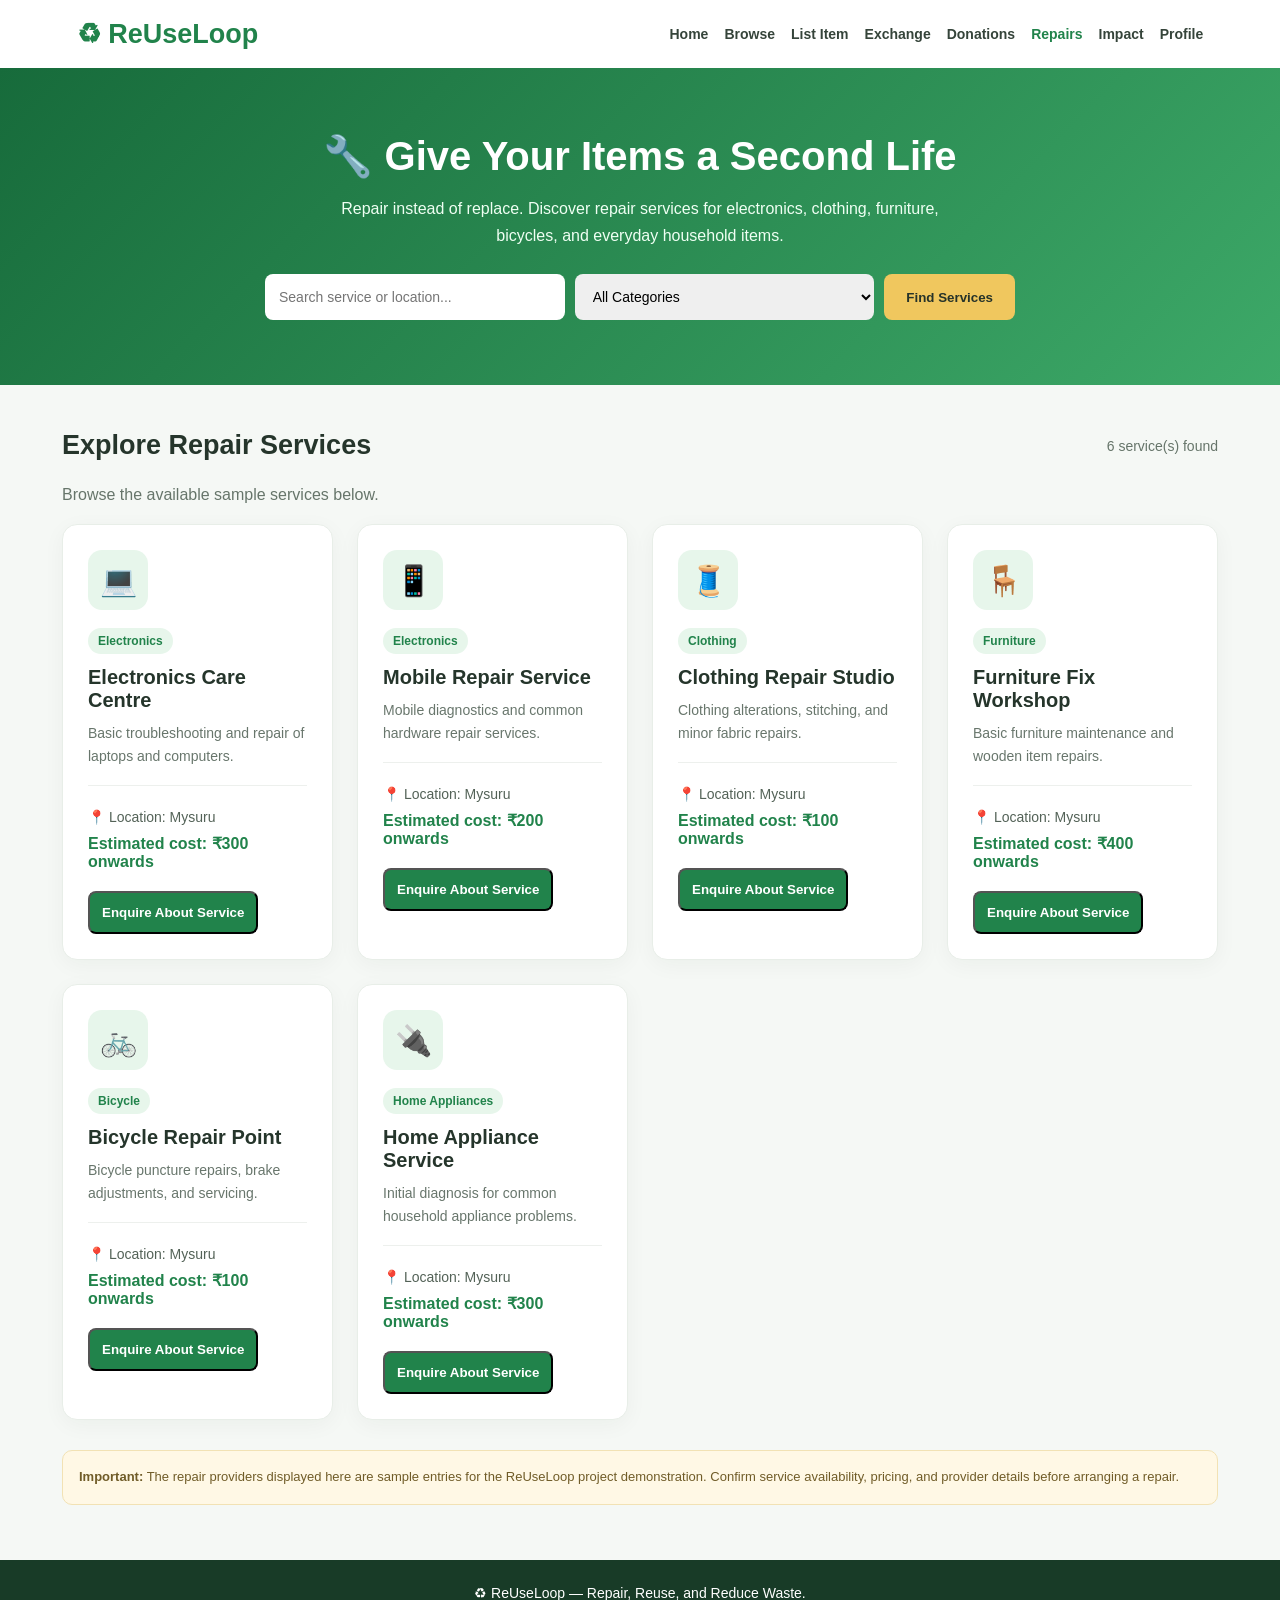
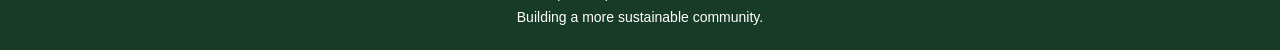
<file: frontend/pages/repairs.html>
<!DOCTYPE html>
<html lang="en">
<head>
    <meta charset="UTF-8">
    <meta name="viewport" content="width=device-width, initial-scale=1.0">
    <title>Repair Directory | ReUseLoop</title>

    <style>
        * {
            box-sizing: border-box;
            margin: 0;
            padding: 0;
        }

        body {
            font-family: Arial, sans-serif;
            background: #f5f8f5;
            color: #25352b;
        }

        header {
            background: #ffffff;
            padding: 18px 6%;
            display: flex;
            justify-content: space-between;
            align-items: center;
            flex-wrap: wrap;
            gap: 15px;
            box-shadow: 0 2px 10px #0000000a;
        }

        .logo {
            color: #21834b;
            font-size: 27px;
            font-weight: bold;
        }

        nav {
            display: flex;
            flex-wrap: wrap;
            gap: 16px;
        }

        nav a {
            color: #35443a;
            text-decoration: none;
            font-size: 14px;
            font-weight: 600;
        }

        nav a:hover,
        nav a.active {
            color: #21834b;
        }

        .hero {
            background: linear-gradient(135deg, #176b3b, #3da968);
            color: white;
            padding: 65px 20px;
            text-align: center;
        }

        .hero h1 {
            font-size: 40px;
            margin-bottom: 15px;
        }

        .hero p {
            max-width: 650px;
            margin: 0 auto 25px;
            line-height: 1.7;
            color: #effff3;
        }

        .search-box {
            max-width: 750px;
            margin: auto;
            display: flex;
            gap: 10px;
            flex-wrap: wrap;
        }

        .search-box input,
        .search-box select {
            flex: 1;
            min-width: 180px;
            padding: 14px;
            border: none;
            border-radius: 8px;
            font-size: 14px;
            outline: none;
        }

        .search-box button {
            background: #f0c75e;
            color: #263329;
            border: none;
            padding: 14px 22px;
            border-radius: 8px;
            font-weight: bold;
            cursor: pointer;
        }

        .search-box button:hover {
            background: #ffda78;
        }

        .container {
            max-width: 1200px;
            margin: 45px auto;
            padding: 0 22px;
        }

        .section-heading {
            display: flex;
            justify-content: space-between;
            align-items: center;
            flex-wrap: wrap;
            gap: 12px;
            margin-bottom: 25px;
        }

        .section-heading h2 {
            font-size: 27px;
        }

        #repair-count {
            color: #66756a;
            font-size: 14px;
        }

        .repair-grid {
            display: grid;
            grid-template-columns: repeat(auto-fit, minmax(260px, 1fr));
            gap: 24px;
        }

        .repair-card {
            background: white;
            border-radius: 15px;
            padding: 25px;
            box-shadow: 0 5px 22px #1c38200b;
            border: 1px solid #e8eee8;
            transition: transform 0.25s, box-shadow 0.25s;
        }

        .repair-card:hover {
            transform: translateY(-5px);
            box-shadow: 0 12px 28px #1c382016;
        }

        .repair-icon {
            width: 60px;
            height: 60px;
            border-radius: 14px;
            background: #e7f6eb;
            display: grid;
            place-items: center;
            font-size: 30px;
            margin-bottom: 18px;
        }

        .repair-category {
            display: inline-block;
            padding: 6px 10px;
            background: #e7f6eb;
            color: #21834b;
            border-radius: 20px;
            font-size: 12px;
            font-weight: bold;
            margin-bottom: 12px;
        }

        .repair-card h3 {
            font-size: 20px;
            margin-bottom: 10px;
        }

        .repair-description {
            color: #68766c;
            font-size: 14px;
            line-height: 1.6;
            min-height: 45px;
            margin-bottom: 18px;
        }

        .repair-info {
            border-top: 1px solid #edf0ed;
            padding-top: 14px;
            margin-top: 10px;
        }

        .repair-info p {
            margin: 9px 0;
            font-size: 14px;
            color: #536257;
        }

        .repair-price {
            color: #21834b !important;
            font-weight: bold;
            font-size: 16px !important;
        }

        .repair-contact {
            display: block;
            margin-top: 20px;
            background: #21834b;
            color: white;
            text-align: center;
            padding: 12px;
            border-radius: 8px;
            text-decoration: none;
            font-weight: bold;
        }

        .repair-contact:hover {
            background: #176b3b;
        }

        #repair-message {
            color: #66756a;
            margin-bottom: 20px;
        }

        .empty-state {
            background: white;
            padding: 35px;
            border-radius: 12px;
            text-align: center;
            color: #68766c;
        }

        .notice {
            margin-top: 30px;
            background: #fff8e5;
            border: 1px solid #f2e2b4;
            border-radius: 10px;
            padding: 16px;
            color: #705c28;
            font-size: 13px;
            line-height: 1.6;
        }

        footer {
            background: #183b27;
            color: white;
            padding: 25px;
            text-align: center;
            margin-top: 55px;
            font-size: 14px;
        }

        @media (max-width: 600px) {
            .hero h1 {
                font-size: 31px;
            }

            header {
                justify-content: center;
            }

            nav {
                justify-content: center;
            }

            .search-box {
                flex-direction: column;
            }

            .search-box input,
            .search-box select,
            .search-box button {
                width: 100%;
            }
        }

        .enquiry-form {
    display: flex;
    flex-direction: column;
    gap: 12px;
    max-width: 600px;
    margin-top: 20px;
}

.enquiry-form input,
.enquiry-form textarea {
    width: 100%;
    padding: 12px;
    border: 1px solid #cbd9ce;
    border-radius: 8px;
    font: inherit;
}

.enquiry-form button {
    border: none;
    cursor: pointer;
}

.cancel-button {
    padding: 12px;
    background: #e5e7eb;
    border-radius: 8px;
}
    </style>
</head>

<body>

<header>
    <div class="logo">♻ ReUseLoop</div>

    <nav>
        <a href="../index.html">Home</a>
        <a href="browse.html">Browse</a>
        <a href="../add-item.html">List Item</a>
        <a href="exchange.html">Exchange</a>
        <a href="donations.html">Donations</a>
        <a href="repairs.html" class="active">Repairs</a>
        <a href="impact.html">Impact</a>
        <a href="profile.html">Profile</a>
    </nav>
</header>

<section class="hero">
    <h1>🔧 Give Your Items a Second Life</h1>

    <p>
        Repair instead of replace. Discover repair services for electronics,
        clothing, furniture, bicycles, and everyday household items.
    </p>

    <form class="search-box" id="repair-search-form">
        <input
            type="text"
            id="repair-search-input"
            placeholder="Search service or location..."
        >

        <select id="repair-category">
            <option value="">All Categories</option>
            <option value="Electronics">Electronics</option>
            <option value="Clothing">Clothing</option>
            <option value="Furniture">Furniture</option>
            <option value="Bicycle">Bicycle</option>
            <option value="Home Appliances">Home Appliances</option>
        </select>

        <button type="submit">Find Services</button>
    </form>
</section>

<main class="container">
    <div class="section-heading">
        <h2>Explore Repair Services</h2>
        <span id="repair-count">Loading services...</span>
    </div>

    <p id="repair-message" aria-live="polite">
        Finding repair services...
    </p>

    <div class="repair-grid" id="repair-container"></div>

    <div class="notice">
        <strong>Important:</strong>
        The repair providers displayed here are sample entries for the
        ReUseLoop project demonstration. Confirm service availability,
        pricing, and provider details before arranging a repair.
    </div>
</main>

<section id="enquiry-section" class="container" hidden>
    <h2>Enquire About a Repair Service</h2>
    <p id="selected-service"></p>

<form id="repair-enquiry-form" class="enquiry-form">
    <label for="enquiry-name">Your Name</label>
    <input type="text" id="enquiry-name" required>

    <label for="enquiry-email">Your Email</label>
    <input type="email" id="enquiry-email" required>

    <label for="enquiry-message">Your Message</label>
    <textarea id="enquiry-message" rows="5" required
        placeholder="Describe the item you need repaired..."></textarea>

    <button type="submit" class="repair-contact">
        Prepare Enquiry Email
    </button>

    <button type="button" id="cancel-enquiry" class="cancel-button">
        Cancel
    </button>

    <p id="enquiry-status" aria-live="polite"></p>
</form>


</section>


<footer>
    <p>♻ ReUseLoop — Repair, Reuse, and Reduce Waste.</p>
    <p style="margin-top: 8px;">Building a more sustainable community.</p>
</footer>

<script src="../js/repairs.js"></script>

</body>
</html>
</file>
<file: frontend/css/style.css>
/* ReUseLoop Marketplace */

.marketplace-section {
    max-width: 1200px;
    margin: 50px auto;
    padding: 24px;
}

.marketplace-section h2 {
    font-size: 32px;
    margin-bottom: 10px;
}

.marketplace-section > p {
    color: #666;
    margin-bottom: 28px;
}

.items-grid {
    display: grid;
    grid-template-columns: repeat(auto-fit, minmax(240px, 1fr));
    gap: 24px;
}

.item-card {
    background: #ffffff;
    border: 1px solid #e5e7eb;
    border-radius: 16px;
    padding: 22px;
    box-shadow: 0 4px 12px rgba(0, 0, 0, 0.05);
    transition: transform 0.25s ease, box-shadow 0.25s ease;
}

.item-card:hover {
    transform: translateY(-6px);
    box-shadow: 0 12px 24px rgba(0, 0, 0, 0.10);
}

.item-badge {
    display: inline-block;
    background: #e4f5e9;
    color: #176b3a;
    padding: 6px 12px;
    border-radius: 20px;
    font-size: 12px;
    font-weight: 700;
}

.item-card h3 {
    margin: 16px 0 10px;
    font-size: 21px;
}

.item-card p {
    color: #555;
    line-height: 1.6;
}

.item-card .item-price {
    color: #176b3a;
    font-size: 21px;
    font-weight: 700;
    margin-top: 18px;
}

@media (max-width: 600px) {
    .marketplace-section {
        margin: 20px auto;
        padding: 16px;
    }

    .marketplace-section h2 {
        font-size: 26px;
    }
}

/* Search bar */
.search-form {
    display: flex;
    justify-content: center;
    gap: 10px;
    max-width: 750px;
    margin: 25px auto;
    flex-wrap: wrap;
}

.search-form input {
    flex: 1;
    min-width: 220px;
    padding: 13px 16px;
    border: 1px solid #cbd9ce;
    border-radius: 8px;
    font-size: 16px;
    outline: none;
}

.search-form input:focus {
    border-color: #176b45;
    box-shadow: 0 0 0 3px rgba(23, 107, 69, 0.12);
}

.search-form button {
    padding: 12px 20px;
    border: none;
    border-radius: 8px;
    background: #176b45;
    color: white;
    cursor: pointer;
    font-size: 15px;
    transition: transform 0.2s, background 0.2s;
}

.search-form button:hover {
    background: #105537;
    transform: translateY(-2px);
}

#reset-search {
    background: #64756a;
}

#search-message {
    text-align: center;
    margin-bottom: 15px;
    color: #176b45;
}

.item-status {
    display: inline-block;
    margin-top: 12px;
    padding: 5px 10px;
    border-radius: 20px;
    background: #d9f3df;
    color: #176b45;
    font-size: 13px;
}

@media (max-width: 600px) {
    .search-form {
        flex-direction: column;
    }

    .search-form input {
        width: 100%;
    }
}

/* ==========================================
   ReUseLoop - Shared Navigation
========================================== */

#site-header {
    position: sticky;
    top: 0;
    z-index: 1000;
    background: #ffffff;
    border-bottom: 1px solid #e5eee7;
}

.main-navigation {
    max-width: 1400px;
    margin: 0 auto;
    padding: 16px 24px;

    display: flex;
    align-items: center;
    justify-content: space-between;
    gap: 24px;
}

.brand-logo {
    color: #176b45;
    font-size: 24px;
    font-weight: 800;
    text-decoration: none;
    white-space: nowrap;
}

.navigation-links {
    display: flex;
    align-items: center;
    flex-wrap: wrap;
    gap: 8px;
}

.navigation-links a {
    color: #34483c;
    text-decoration: none;
    font-size: 14px;
    font-weight: 600;

    padding: 10px 12px;
    border-radius: 10px;

    transition:
        background-color 0.25s ease,
        color 0.25s ease,
        transform 0.25s ease;
}

.navigation-links a:hover {
    background: #e8f5ec;
    color: #176b45;
    transform: translateY(-2px);
}

.navigation-links a.active {
    background: #176b45;
    color: #ffffff;
}

@media (max-width: 900px) {
    .main-navigation {
        align-items: flex-start;
        flex-direction: column;
    }

    .navigation-links {
        width: 100%;
    }
}

/* FIX: ReUseLoop item photo sizing */

.item-card {
    width: 100% !important;
    min-width: 0 !important;
    box-sizing: border-box !important;
    overflow: hidden !important;
}

.item-card img.item-photo {
    display: block !important;
    width: 100% !important;
    height: 200px !important;
    max-width: 100% !important;
    object-fit: contain !important;
    object-position: center !important;
    box-sizing: border-box !important;
    padding: 8px !important;
    margin: 0 0 15px 0 !important;
    background: #f3f5f3 !important;
    border-radius: 12px !important;
}

/* =======================================
   ReUseLoop - Item Details Page
======================================= */

.details-page {
    width: min(1100px, 92%);
    margin: 35px auto;
}

.back-link {
    display: inline-block;
    margin-bottom: 24px;
    color: #176b45;
    text-decoration: none;
}

.item-details-container {
    display: grid;
    grid-template-columns: minmax(0, 1fr) minmax(0, 1fr);
    gap: 32px;
    align-items: start;
}

.details-image-box {
    width: 100%;
    height: 420px;
    padding: 12px;
    box-sizing: border-box;
    overflow: hidden;
    background: #f3f5f3;
    border-radius: 16px;
    border: 1px solid #e1e7e2;
}

.details-image-box img {
    display: block;
    width: 100%;
    height: 100%;
    max-width: 100%;
    object-fit: contain;
    object-position: center;
}

.details-information {
    min-width: 0;
    overflow-wrap: anywhere;
}

.details-information h2 {
    font-size: 30px;
    margin: 15px 0;
}

.details-price {
    color: #176b45;
    font-size: 26px;
    font-weight: bold;
}

.details-information p {
    line-height: 1.7;
}

@media (max-width: 700px) {
    .item-details-container {
        grid-template-columns: minmax(0, 1fr);
    }

    .details-image-box {
        height: 300px;
    }
}

/* ==========================================
   ReUseLoop - Add Item Form
========================================== */

.add-item-page {
    width: min(700px, 92%);
    margin: 40px auto;
}

.add-item-form {
    display: flex;
    flex-direction: column;
    gap: 10px;
    padding: 28px;
    background: white;
    border: 1px solid #e1e7e2;
    border-radius: 16px;
    box-shadow: 0 8px 25px rgba(0, 0, 0, 0.06);
}

.add-item-form label {
    margin-top: 10px;
    font-weight: 600;
}

.add-item-form input,
.add-item-form select,
.add-item-form textarea {
    width: 100%;
    max-width: 100%;
    padding: 12px;
    box-sizing: border-box;
    border: 1px solid #cfd8d1;
    border-radius: 8px;
    font: inherit;
}

.add-item-form textarea {
    min-height: 110px;
    resize: vertical;
}

.add-item-form button {
    margin-top: 18px;
    padding: 14px;
    border: none;
    border-radius: 9px;
    background: #176b45;
    color: white;
    font-size: 16px;
    font-weight: 600;
    cursor: pointer;
}

.add-item-form button:disabled {
    opacity: 0.6;
    cursor: wait;
}

.photo-preview-box {
    width: 100%;
    height: 280px;
    padding: 10px;
    box-sizing: border-box;
    overflow: hidden;
    display: flex;
    align-items: center;
    justify-content: center;
    background: #f3f5f3;
    border: 1px dashed #a8b8ac;
    border-radius: 12px;
}

.photo-preview-box img {
    display: block;
    width: 100%;
    height: 100%;
    max-width: 100%;
    object-fit: contain;
    object-position: center;
}

#photo-placeholder {
    color: #66756a;
    text-align: center;
}

#form-message {
    overflow-wrap: anywhere;
}

@media (max-width: 600px) {
    .add-item-form {
        padding: 18px;
    }

    .photo-preview-box {
        height: 220px;
    }
}


/* Item photo inside Browse Items cards */
.item-card-image {
    display: block;
    width: 100%;
    height: 220px;
    object-fit: contain;
    background-color: #f5f5f5;
    border-radius: 10px;
    margin-bottom: 15px;
}


.delete-item-button {
    display: inline-block;
    margin: 10px 5px;
    padding: 10px 18px;
    background: #dc2626;
    color: white;
    border: none;
    border-radius: 8px;
    cursor: pointer;
    font-weight: 600;
}

.delete-item-button:hover {
    background: #991b1b;
}

.item-card-image {
    display: block;
    width: 100%;
    height: 200px;
    object-fit: contain;
    background-color: #f3f5f3;
    border-radius: 10px;
    margin-bottom: 15px;
}
</file>
